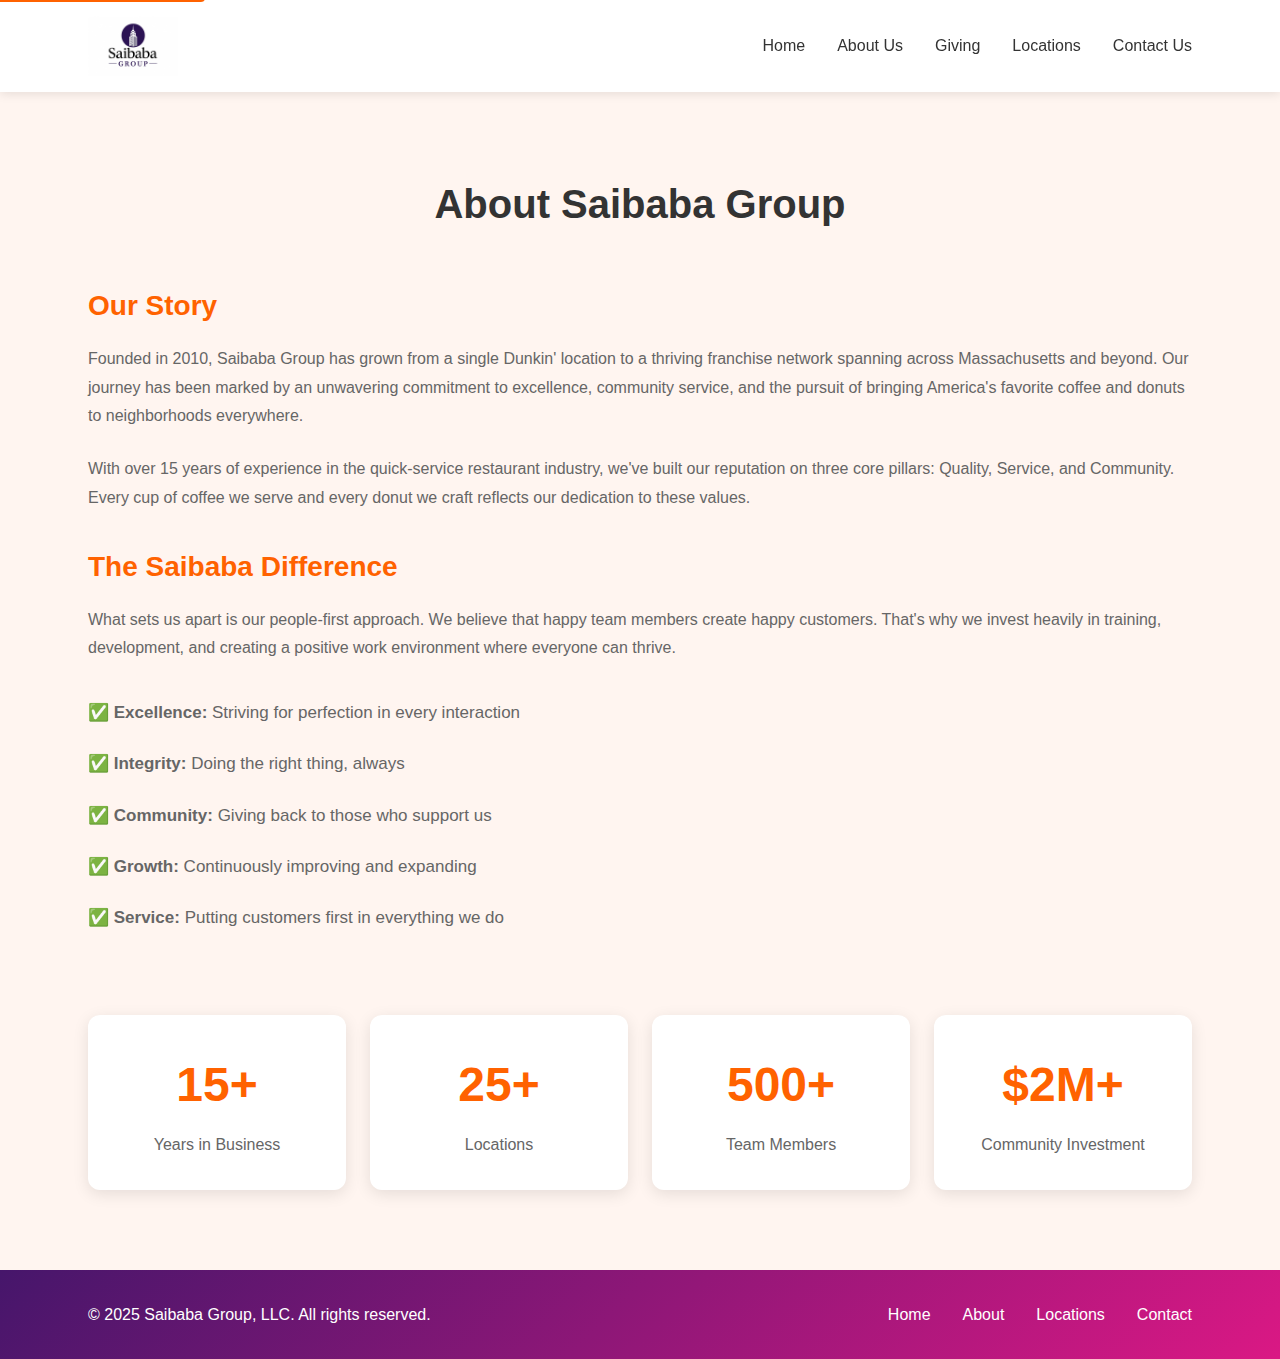
<file: about.html>
<!DOCTYPE html>
<html lang="en">
<head>
    <meta charset="UTF-8">
    <meta name="viewport" content="width=device-width, initial-scale=1.0, viewport-fit=cover">
    <meta name="theme-color" content="#FF6200">
    <title>About Us - Saibaba Group</title>
    <meta name="description" content="Learn about Saibaba Group - A proud Dunkin' franchise network with over 15 years of excellence.">
    <link rel="stylesheet" href="styles.css">
</head>
<body>
    <!-- Skip Link for Accessibility -->
    <a href="#main-content" class="skip-link">Skip to main content</a>
    
    <!-- Header -->
    <header class="header header-minimal" role="banner">
        <div class="container">
            <div class="header-wrapper">
                <a href="index.html" class="logo">
                    <img src="saibaba_group_logo.png" alt="Saibaba Group Logo">
                </a>
                
                <nav class="header-nav">
                    <button class="mobile-menu-toggle" aria-label="Toggle menu">
                        <span></span>
                        <span></span>
                        <span></span>
                    </button>
                    <ul class="nav-menu">
                            <li><a href="index.html">Home</a></li>
                            <li class="dropdown">
                                <a href="about.html">About Us</a>
                                <ul class="dropdown-menu">
                                    <li><a href="about.html">About Us</a></li>
                                    <li><a href="team.html">Our Team</a></li>
                                    <li><a href="about.html#difference">The Saibaba Difference</a></li>
                                    <li><a href="community.html#cares">Saibaba Cares</a></li>
                                    <li><a href="news.html">News</a></li>
                                </ul>
                            </li>
                            <li class="dropdown">
                                <a href="community.html">Giving</a>
                                <ul class="dropdown-menu">
                                    <li><a href="community.html">Community Involvement</a></li>
                                    <li><a href="contact.html#contribution">Request Charitable Contribution</a></li>
                                </ul>
                            </li>
                            <li><a href="locations.html">Locations</a></li>
                        <li><a href="contact.html">Contact Us</a></li>
                    </ul>
                </nav>
            </div>
        </div>
    </header>

    <main id="main-content" role="main">
        <!-- About Us Section -->
        <section id="about" class="about">
            <div class="container">
                <h2>About Saibaba Group</h2>
                <div class="about-content">
                    <div class="about-text">
                        <h3>Our Story</h3>
                        <p>Founded in 2010, Saibaba Group has grown from a single Dunkin' location to a thriving franchise network spanning across Massachusetts and beyond. Our journey has been marked by an unwavering commitment to excellence, community service, and the pursuit of bringing America's favorite coffee and donuts to neighborhoods everywhere.</p>
                        <p>With over 15 years of experience in the quick-service restaurant industry, we've built our reputation on three core pillars: Quality, Service, and Community. Every cup of coffee we serve and every donut we craft reflects our dedication to these values.</p>
                        <h3 id="difference">The Saibaba Difference</h3>
                        <p>What sets us apart is our people-first approach. We believe that happy team members create happy customers. That's why we invest heavily in training, development, and creating a positive work environment where everyone can thrive.</p>
                        <ul class="about-list">
                            <li>✅ <strong>Excellence:</strong> Striving for perfection in every interaction</li>
                            <li>✅ <strong>Integrity:</strong> Doing the right thing, always</li>
                            <li>✅ <strong>Community:</strong> Giving back to those who support us</li>
                            <li>✅ <strong>Growth:</strong> Continuously improving and expanding</li>
                            <li>✅ <strong>Service:</strong> Putting customers first in everything we do</li>
                        </ul>
                    </div>
                    <div class="about-stats">
                        <div class="stat-card">
                            <div class="stat-number">15+</div>
                            <div class="stat-label">Years in Business</div>
                        </div>
                        <div class="stat-card">
                            <div class="stat-number">25+</div>
                            <div class="stat-label">Locations</div>
                        </div>
                        <div class="stat-card">
                            <div class="stat-number">500+</div>
                            <div class="stat-label">Team Members</div>
                        </div>
                        <div class="stat-card">
                            <div class="stat-number">$2M+</div>
                            <div class="stat-label">Community Investment</div>
                        </div>
                    </div>
                </div>
            </div>
        </section>
    </main>

    <!-- Footer -->
    <footer class="footer footer-minimal">
        <div class="container">
            <div class="footer-minimal-content">
                <p>&copy; 2025 Saibaba Group, LLC. All rights reserved.</p>
                <nav class="footer-links">
                    <a href="index.html">Home</a>
                    <a href="about.html">About</a>
                    <a href="locations.html">Locations</a>
                    <a href="contact.html">Contact</a>
                </nav>
            </div>
        </div>
    </footer>

    <script src="script.js"></script>
</body>
</html>
</file>
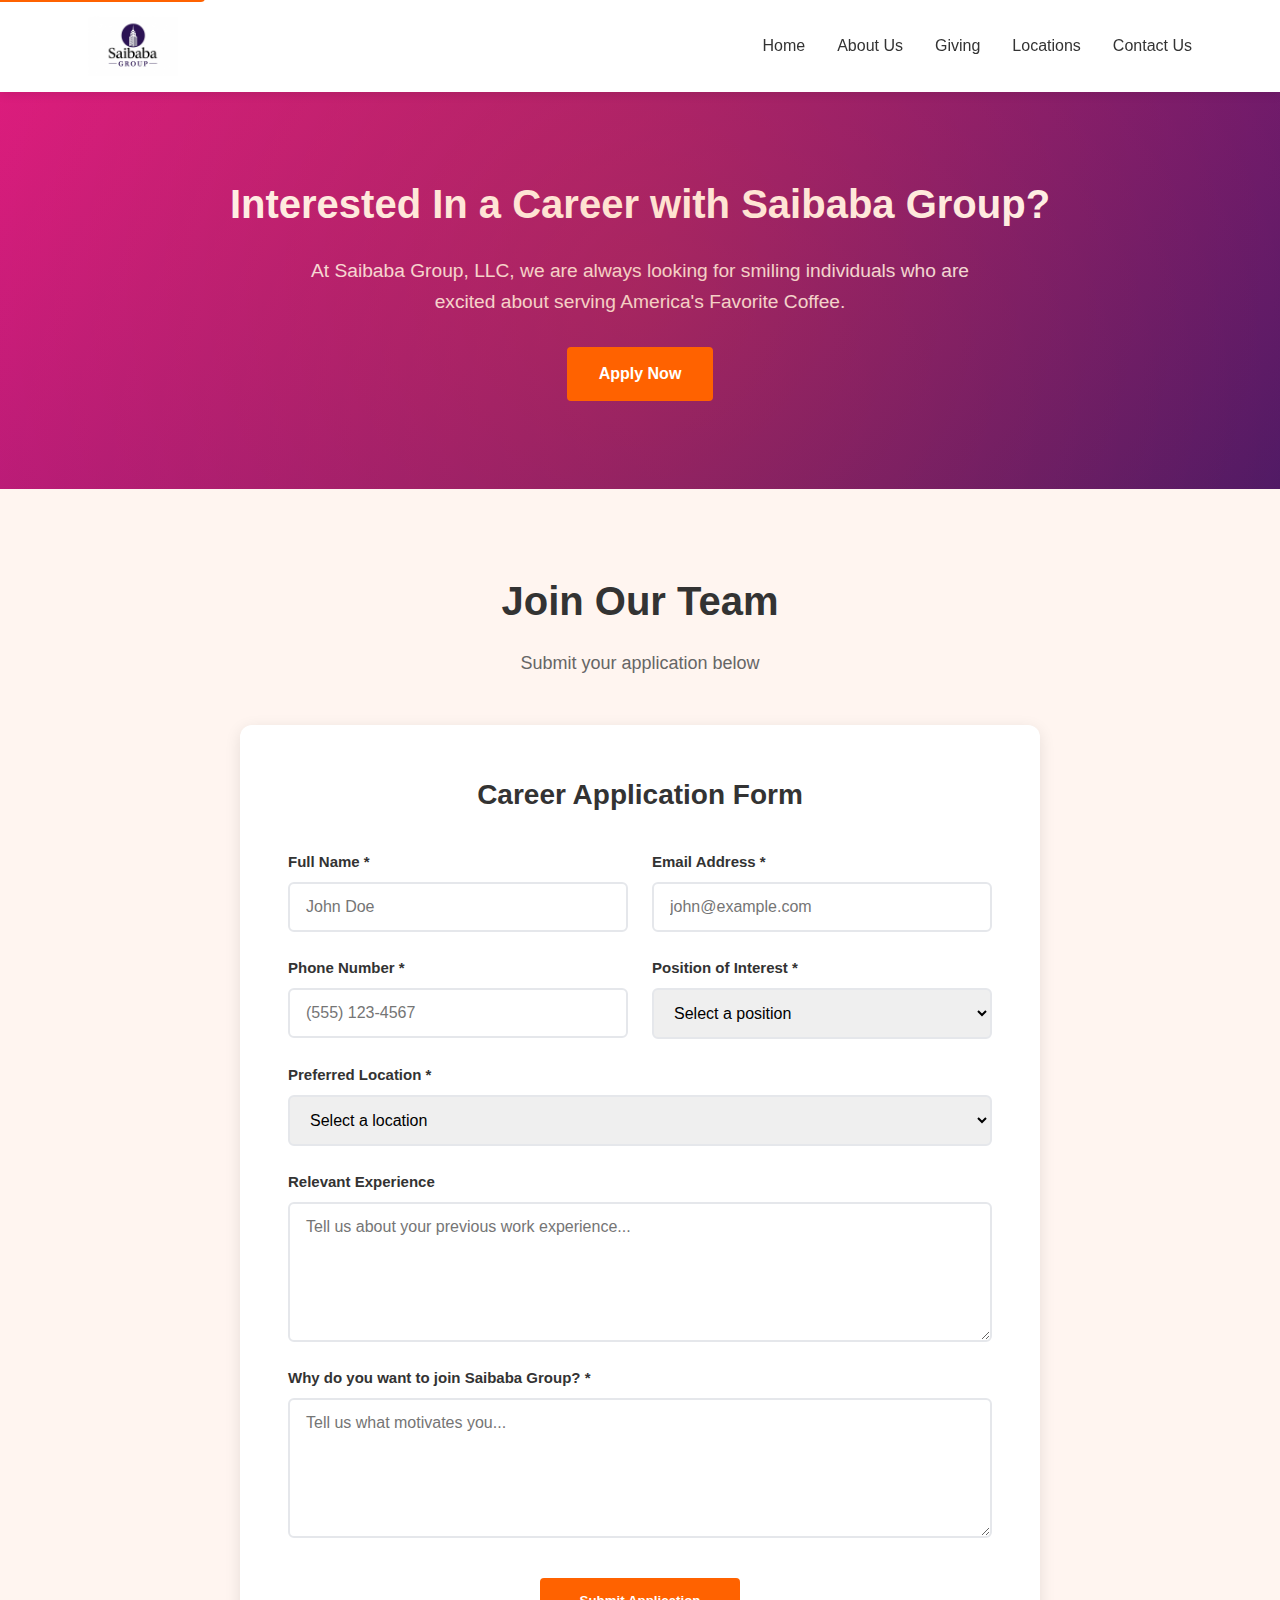
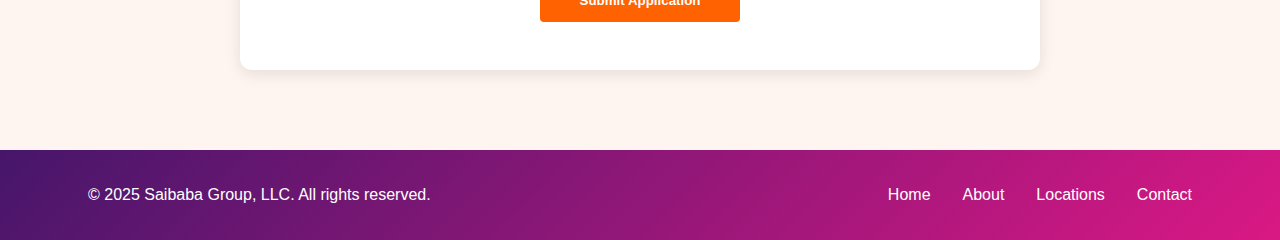
<file: careers.html>
<!DOCTYPE html>
<html lang="en">
<head>
    <meta charset="UTF-8">
    <meta name="viewport" content="width=device-width, initial-scale=1.0, viewport-fit=cover">
    <meta name="theme-color" content="#FF6200">
    <title>Careers - Saibaba Group</title>
    <meta name="description" content="Join the Saibaba Group team and be part of something special.">
    <link rel="stylesheet" href="styles.css">
</head>
<body>
    <a href="#main-content" class="skip-link">Skip to main content</a>
    
    <header class="header header-minimal" role="banner">
        <div class="container">
            <div class="header-wrapper">
                <a href="index.html" class="logo">
                    <img src="saibaba_group_logo.png" alt="Saibaba Group Logo">
                </a>
                
                <nav class="header-nav">
                    <button class="mobile-menu-toggle" aria-label="Toggle menu">
                        <span></span>
                        <span></span>
                        <span></span>
                    </button>
                    <ul class="nav-menu">
                        <li><a href="index.html">Home</a></li>
                        <li class="dropdown">
                            <a href="about.html">About Us</a>
                            <ul class="dropdown-menu">
                                <li><a href="about.html">About Us</a></li>
                                <li><a href="team.html">Our Team</a></li>
                                <li><a href="about.html#difference">The Saibaba Difference</a></li>
                                <li><a href="community.html#cares">Saibaba Cares</a></li>
                                <li><a href="news.html">News</a></li>
                            </ul>
                        </li>
                        <li class="dropdown">
                            <a href="community.html">Giving</a>
                            <ul class="dropdown-menu">
                                <li><a href="community.html">Community Involvement</a></li>
                                <li><a href="contact.html#contribution">Request Charitable Contribution</a></li>
                            </ul>
                        </li>
                        <li><a href="locations.html">Locations</a></li>
                        <li><a href="contact.html">Contact Us</a></li>
                    </ul>
                </nav>
            </div>
        </div>
    </header>

    <main id="main-content" role="main">
        <section id="careers" class="careers-cta">
            <div class="container">
                <h2>Interested In a Career with Saibaba Group?</h2>
                <p>At Saibaba Group, LLC, we are always looking for smiling individuals who are excited about serving America's Favorite Coffee.</p>
                <a href="#apply" class="btn btn-primary">Apply Now</a>
            </div>
        </section>

        <section id="apply" class="contact">
            <div class="container">
                <h2>Join Our Team</h2>
                <p class="section-subtitle">Submit your application below</p>
                <div class="contact-form-wrapper">
                    <h3>Career Application Form</h3>
                    <form class="contact-form" id="careerForm">
                        <div class="form-row">
                            <div class="form-group">
                                <label for="name">Full Name *</label>
                                <input type="text" id="name" name="name" required placeholder="John Doe">
                            </div>
                            <div class="form-group">
                                <label for="email">Email Address *</label>
                                <input type="email" id="email" name="email" required placeholder="john@example.com">
                            </div>
                        </div>
                        <div class="form-row">
                            <div class="form-group">
                                <label for="phone">Phone Number *</label>
                                <input type="tel" id="phone" name="phone" required placeholder="(555) 123-4567">
                            </div>
                            <div class="form-group">
                                <label for="position">Position of Interest *</label>
                                <select id="position" name="position" required>
                                    <option value="">Select a position</option>
                                    <option value="crew-member">Crew Member</option>
                                    <option value="shift-leader">Shift Leader</option>
                                    <option value="assistant-manager">Assistant Manager</option>
                                    <option value="store-manager">Store Manager</option>
                                    <option value="corporate">Corporate Position</option>
                                </select>
                            </div>
                        </div>
                        <div class="form-group">
                            <label for="location">Preferred Location *</label>
                            <select id="location" name="location" required>
                                <option value="">Select a location</option>
                                <option value="boston">Downtown Boston</option>
                                <option value="cambridge">Cambridge Square</option>
                                <option value="newton">Newton Center</option>
                                <option value="brookline">Brookline Village</option>
                                <option value="somerville">Somerville Square</option>
                                <option value="quincy">Quincy Bay</option>
                                <option value="any">Any Location</option>
                            </select>
                        </div>
                        <div class="form-group">
                            <label for="experience">Relevant Experience</label>
                            <textarea id="experience" name="experience" rows="6" placeholder="Tell us about your previous work experience..."></textarea>
                        </div>
                        <div class="form-group">
                            <label for="message">Why do you want to join Saibaba Group? *</label>
                            <textarea id="message" name="message" rows="6" required placeholder="Tell us what motivates you..."></textarea>
                        </div>
                        <button type="submit" class="btn btn-primary">Submit Application</button>
                    </form>
                </div>
            </div>
        </section>
    </main>

    <footer class="footer footer-minimal">
        <div class="container">
            <div class="footer-minimal-content">
                <p>&copy; 2025 Saibaba Group, LLC. All rights reserved.</p>
                <nav class="footer-links">
                    <a href="index.html">Home</a>
                    <a href="about.html">About</a>
                    <a href="locations.html">Locations</a>
                    <a href="contact.html">Contact</a>
                </nav>
            </div>
        </div>
    </footer>

    <script src="script.js"></script>
    <script>
        const careerForm = document.getElementById('careerForm');
        if (careerForm) {
            careerForm.addEventListener('submit', (e) => {
                e.preventDefault();
                const formData = new FormData(careerForm);
                const data = {
                    name: formData.get('name'),
                    email: formData.get('email'),
                    phone: formData.get('phone'),
                    position: formData.get('position'),
                    location: formData.get('location')
                };
                
                showNotification(
                    '✅ Application Submitted!',
                    `Thank you, ${data.name}! Your application for ${data.position} has been received. Our HR team will contact you at ${data.email} soon.`,
                    'success'
                );
                careerForm.reset();
            });
        }
    </script>
</body>
</html>
</file>
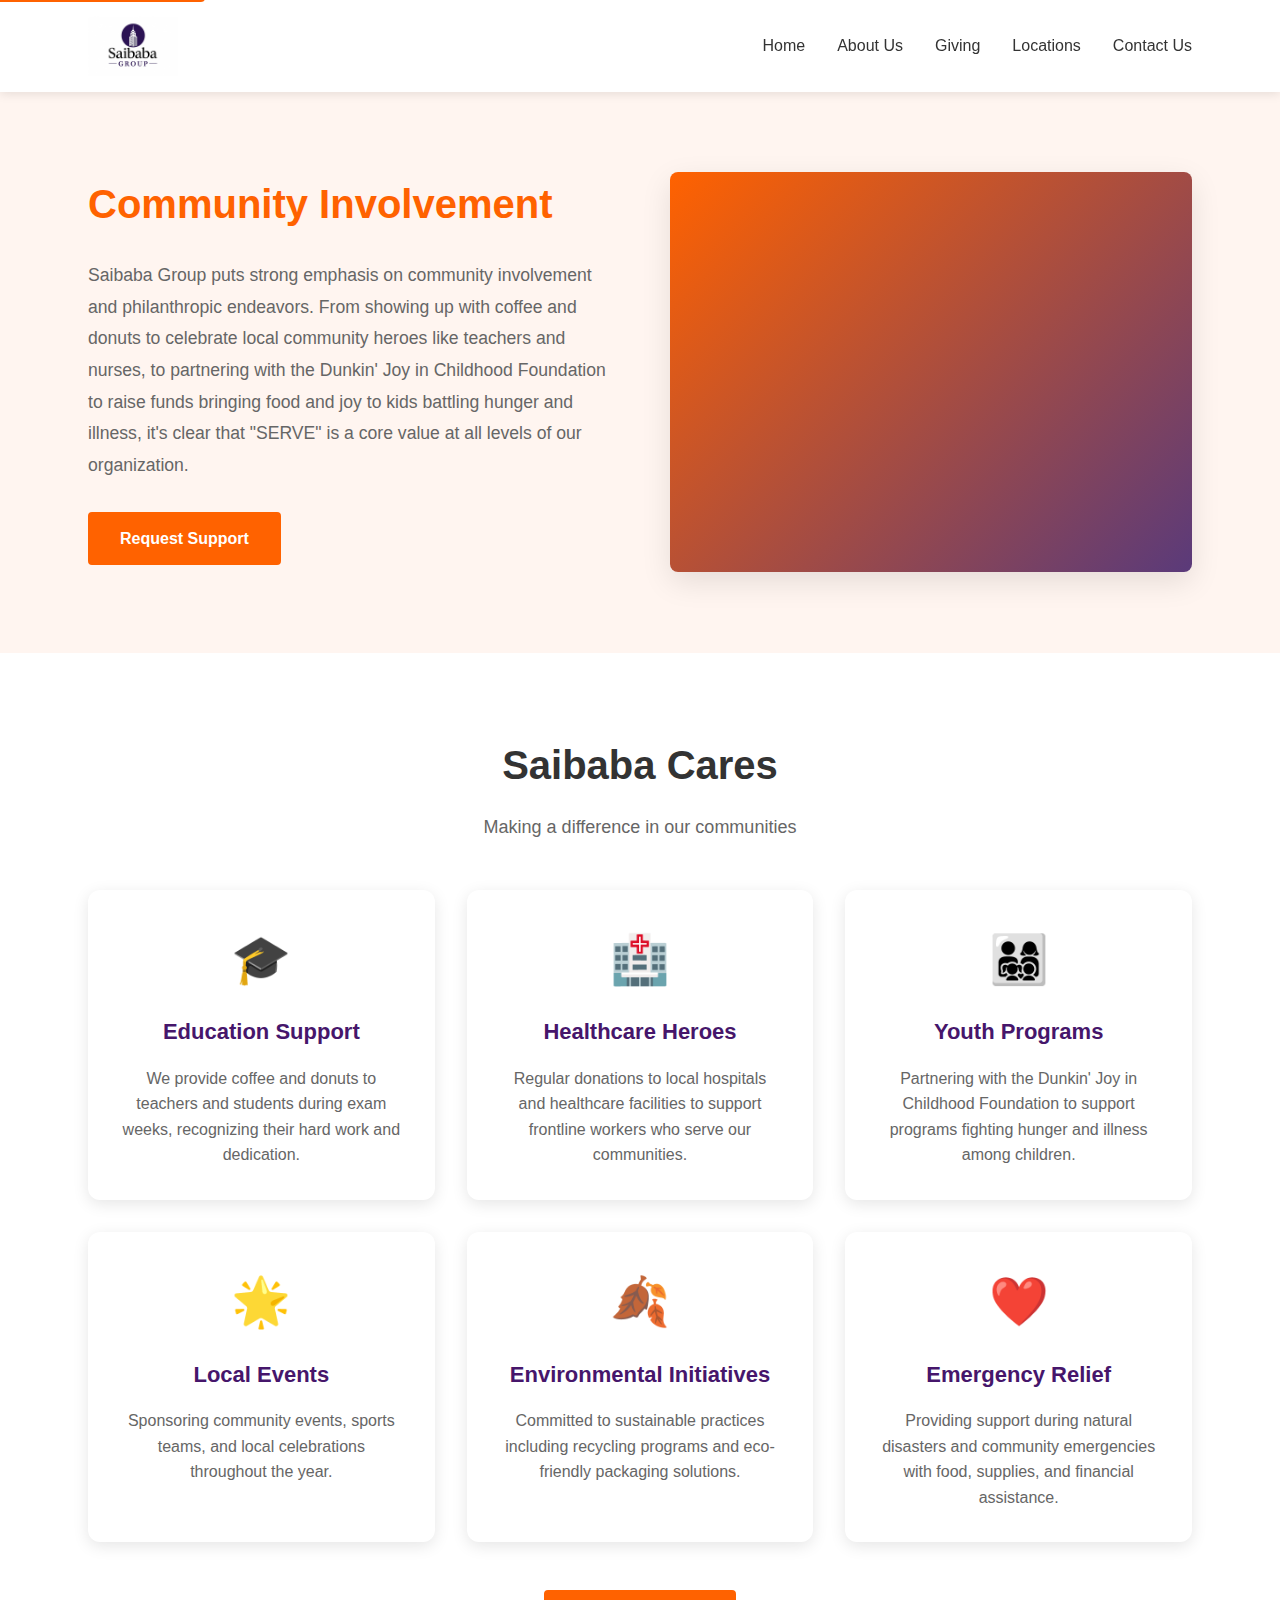
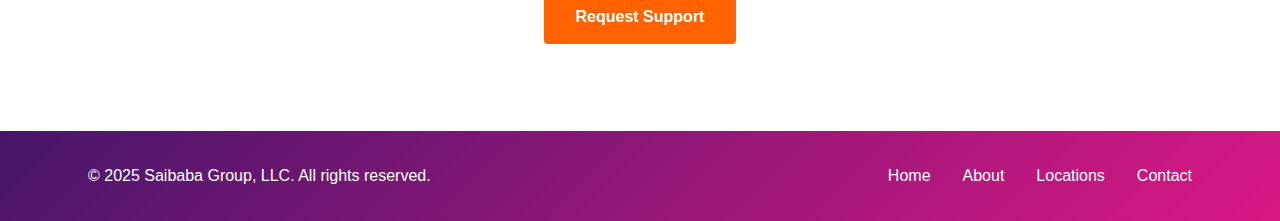
<file: community.html>
<!DOCTYPE html>
<html lang="en">
<head>
    <meta charset="UTF-8">
    <meta name="viewport" content="width=device-width, initial-scale=1.0, viewport-fit=cover">
    <meta name="theme-color" content="#FF6200">
    <title>Community Involvement - Saibaba Group</title>
    <meta name="description" content="Saibaba Group's commitment to community involvement and giving back.">
    <link rel="stylesheet" href="styles.css">
</head>
<body>
    <a href="#main-content" class="skip-link">Skip to main content</a>
    
    <header class="header header-minimal" role="banner">
        <div class="container">
            <div class="header-wrapper">
                <a href="index.html" class="logo">
                    <img src="saibaba_group_logo.png" alt="Saibaba Group Logo">
                </a>
                
                <nav class="header-nav">
                    <button class="mobile-menu-toggle" aria-label="Toggle menu">
                        <span></span>
                        <span></span>
                        <span></span>
                    </button>
                    <ul class="nav-menu">
                        <li><a href="index.html">Home</a></li>
                        <li class="dropdown">
                            <a href="about.html">About Us</a>
                            <ul class="dropdown-menu">
                                <li><a href="about.html">About Us</a></li>
                                <li><a href="team.html">Our Team</a></li>
                                <li><a href="about.html#difference">The Saibaba Difference</a></li>
                                <li><a href="community.html#cares">Saibaba Cares</a></li>
                                <li><a href="news.html">News</a></li>
                            </ul>
                        </li>
                        <li class="dropdown">
                            <a href="community.html">Giving</a>
                            <ul class="dropdown-menu">
                                <li><a href="community.html">Community Involvement</a></li>
                                <li><a href="contact.html#contribution">Request Charitable Contribution</a></li>
                            </ul>
                        </li>
                        <li><a href="locations.html">Locations</a></li>
                        <li><a href="contact.html">Contact Us</a></li>
                    </ul>
                </nav>
            </div>
        </div>
    </header>

    <main id="main-content" role="main">
        <!-- Community Involvement -->
        <section id="community" class="community">
            <div class="container">
                <div class="community-grid">
                    <div class="community-content">
                        <h2>Community Involvement</h2>
                        <p>Saibaba Group puts strong emphasis on community involvement and philanthropic endeavors. From showing up with coffee and donuts to celebrate local community heroes like teachers and nurses, to partnering with the Dunkin' Joy in Childhood Foundation to raise funds bringing food and joy to kids battling hunger and illness, it's clear that "SERVE" is a core value at all levels of our organization.</p>
                        <a href="contact.html#contribution" class="btn btn-primary">Request Support</a>
                    </div>
                    <div class="community-image">
                        <!-- Background image set via CSS -->
                    </div>
                </div>
            </div>
        </section>

        <!-- Saibaba Cares Section -->
        <section id="cares" class="cares">
            <div class="container">
                <h2>Saibaba Cares</h2>
                <p class="section-subtitle">Making a difference in our communities</p>
                <div class="cares-grid">
                    <div class="cares-card">
                        <div class="cares-icon">🎓</div>
                        <h3>Education Support</h3>
                        <p>We provide coffee and donuts to teachers and students during exam weeks, recognizing their hard work and dedication.</p>
                    </div>
                    <div class="cares-card">
                        <div class="cares-icon">🏥</div>
                        <h3>Healthcare Heroes</h3>
                        <p>Regular donations to local hospitals and healthcare facilities to support frontline workers who serve our communities.</p>
                    </div>
                    <div class="cares-card">
                        <div class="cares-icon">👨‍👩‍👧‍👦</div>
                        <h3>Youth Programs</h3>
                        <p>Partnering with the Dunkin' Joy in Childhood Foundation to support programs fighting hunger and illness among children.</p>
                    </div>
                    <div class="cares-card">
                        <div class="cares-icon">🌟</div>
                        <h3>Local Events</h3>
                        <p>Sponsoring community events, sports teams, and local celebrations throughout the year.</p>
                    </div>
                    <div class="cares-card">
                        <div class="cares-icon">🍂</div>
                        <h3>Environmental Initiatives</h3>
                        <p>Committed to sustainable practices including recycling programs and eco-friendly packaging solutions.</p>
                    </div>
                    <div class="cares-card">
                        <div class="cares-icon">❤️</div>
                        <h3>Emergency Relief</h3>
                        <p>Providing support during natural disasters and community emergencies with food, supplies, and financial assistance.</p>
                    </div>
                </div>
                <div class="text-center" style="margin-top: 3rem;">
                    <a href="contact.html#contribution" class="btn btn-primary">Request Support</a>
                </div>
            </div>
        </section>
    </main>

    <footer class="footer footer-minimal">
        <div class="container">
            <div class="footer-minimal-content">
                <p>&copy; 2025 Saibaba Group, LLC. All rights reserved.</p>
                <nav class="footer-links">
                    <a href="index.html">Home</a>
                    <a href="about.html">About</a>
                    <a href="locations.html">Locations</a>
                    <a href="contact.html">Contact</a>
                </nav>
            </div>
        </div>
    </footer>

    <script src="script.js"></script>
</body>
</html>
</file>
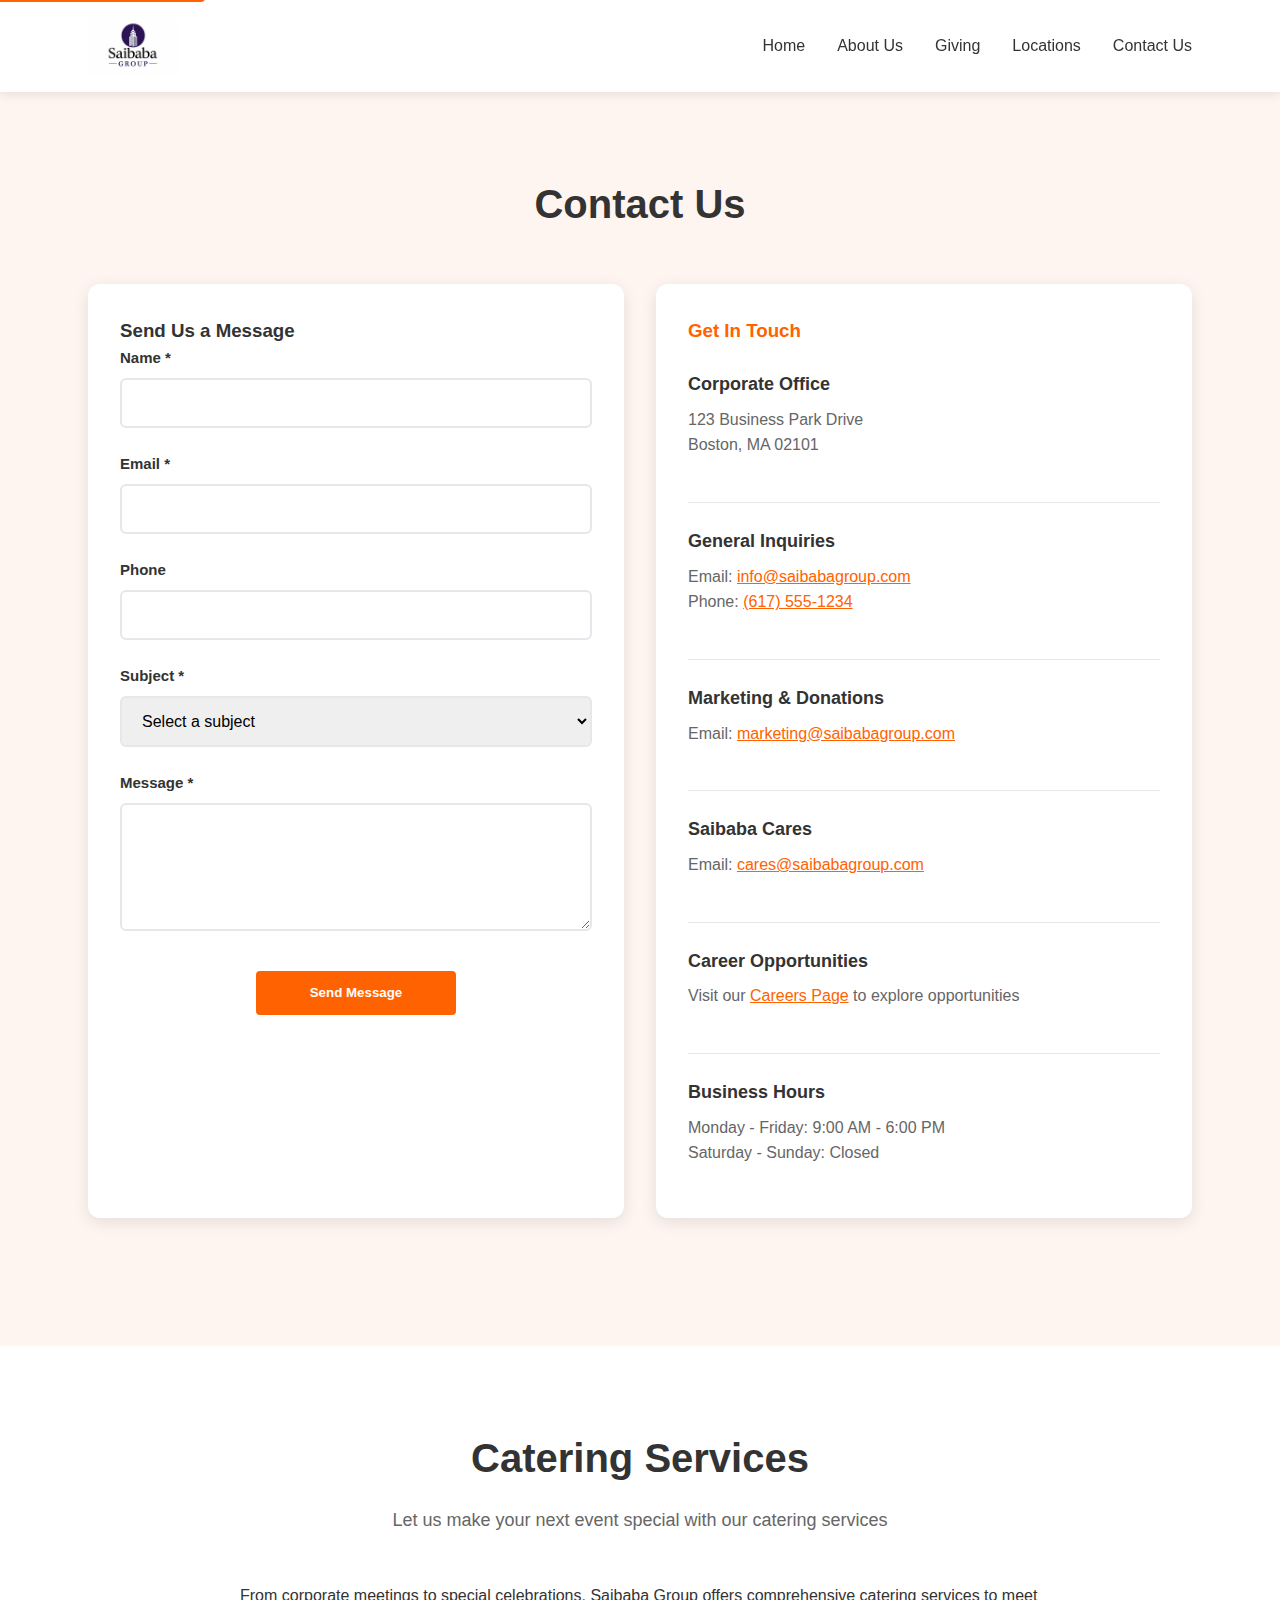
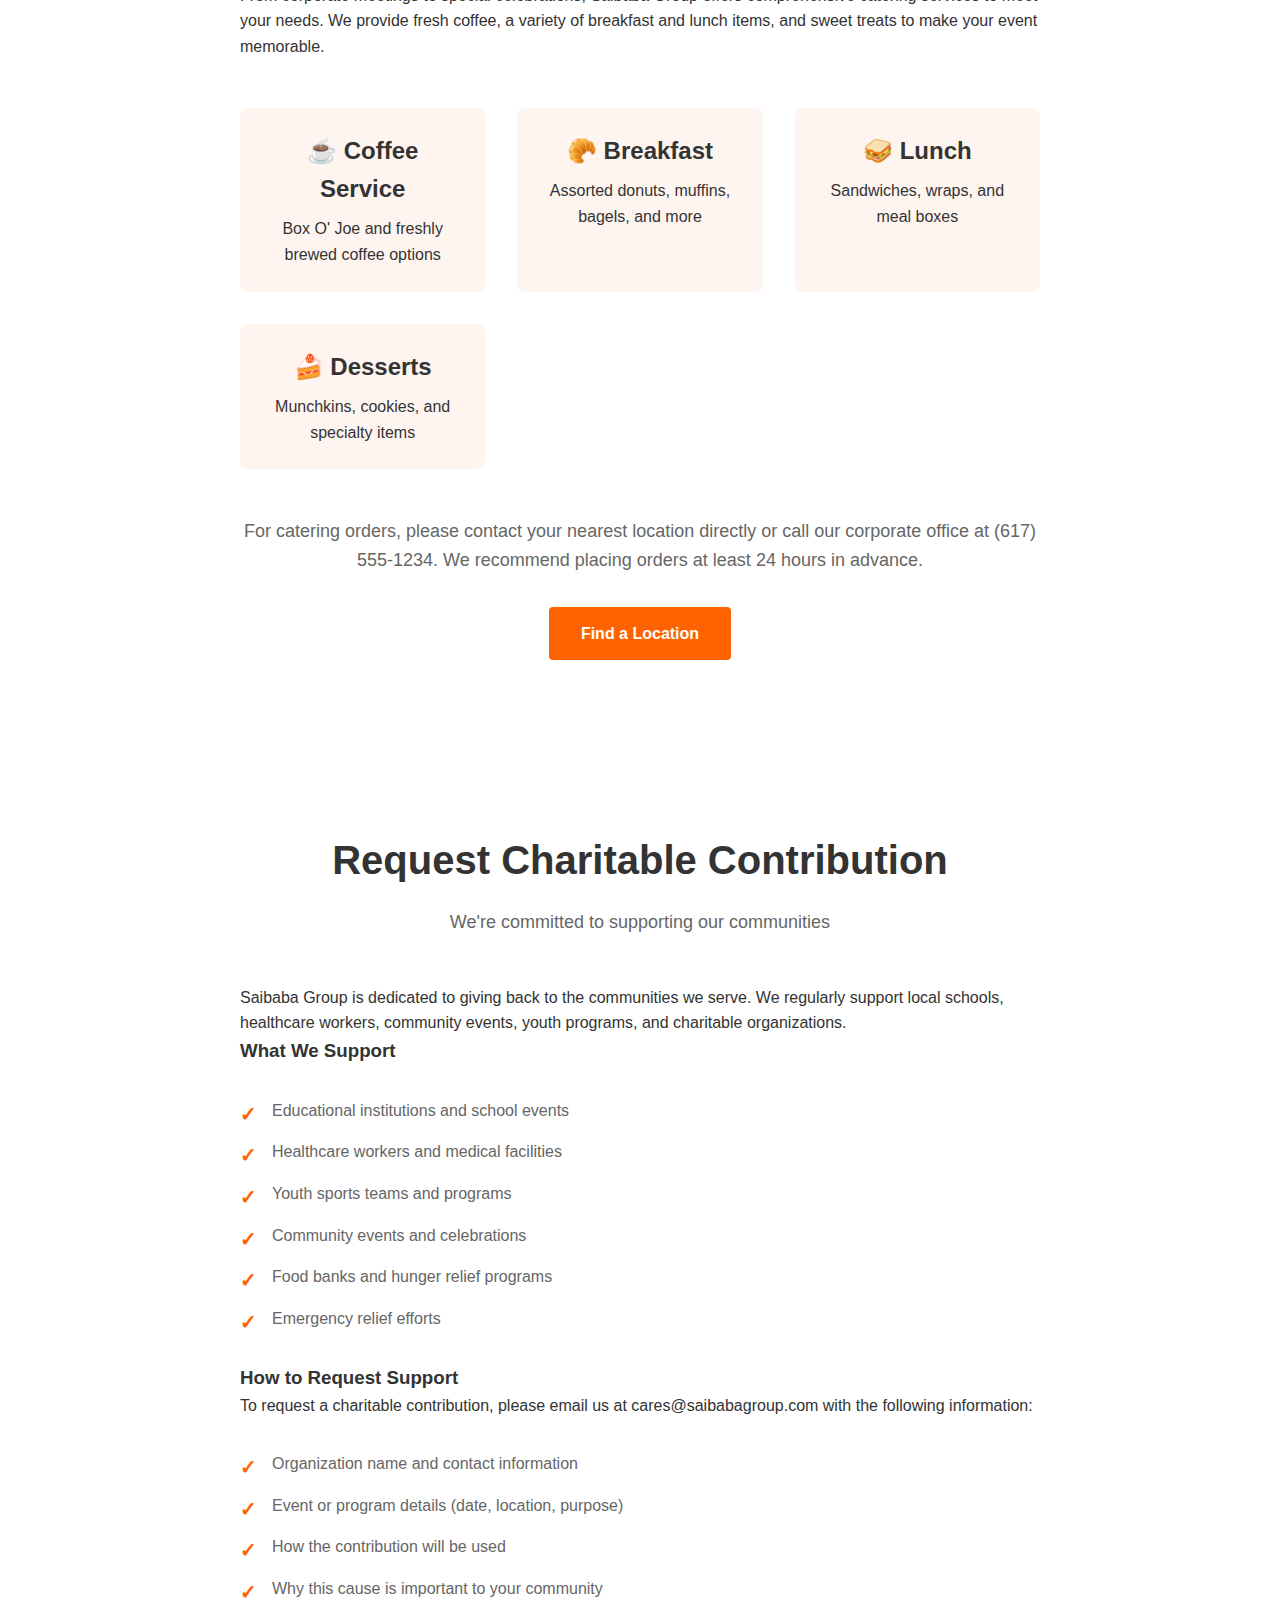
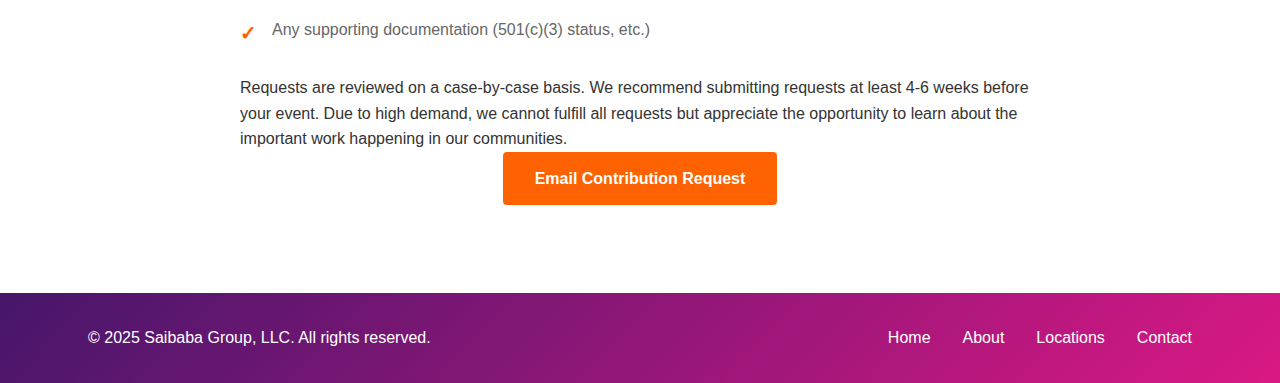
<file: contact.html>
<!DOCTYPE html>
<html lang="en">
<head>
    <meta charset="UTF-8">
    <meta name="viewport" content="width=device-width, initial-scale=1.0, viewport-fit=cover">
    <meta name="theme-color" content="#FF6200">
    <title>Contact Us - Saibaba Group</title>
    <meta name="description" content="Get in touch with Saibaba Group for inquiries, catering orders, and charitable contributions.">
    <link rel="stylesheet" href="styles.css">
</head>
<body>
    <a href="#main-content" class="skip-link">Skip to main content</a>
    
    <header class="header header-minimal" role="banner">
        <div class="container">
            <div class="header-wrapper">
                <a href="index.html" class="logo">
                    <img src="saibaba_group_logo.png" alt="Saibaba Group Logo">
                </a>
                
                <nav class="header-nav">
                    <button class="mobile-menu-toggle" aria-label="Toggle menu">
                        <span></span>
                        <span></span>
                        <span></span>
                    </button>
                    <ul class="nav-menu">
                        <li><a href="index.html">Home</a></li>
                        <li class="dropdown">
                            <a href="about.html">About Us</a>
                            <ul class="dropdown-menu">
                                <li><a href="about.html">About Us</a></li>
                                <li><a href="team.html">Our Team</a></li>
                                <li><a href="about.html#difference">The Saibaba Difference</a></li>
                                <li><a href="community.html#cares">Saibaba Cares</a></li>
                                <li><a href="news.html">News</a></li>
                            </ul>
                        </li>
                        <li class="dropdown">
                            <a href="community.html">Giving</a>
                            <ul class="dropdown-menu">
                                <li><a href="community.html">Community Involvement</a></li>
                                <li><a href="contact.html#contribution">Request Charitable Contribution</a></li>
                            </ul>
                        </li>
                        <li><a href="locations.html">Locations</a></li>
                        <li><a href="contact.html">Contact Us</a></li>
                    </ul>
                </nav>
            </div>
        </div>
    </header>

    <main id="main-content" role="main">
        <!-- Contact Section -->
        <section id="contact" class="contact">
            <div class="container">
                <h2>Contact Us</h2>
                <div class="contact-grid">
                    <div class="contact-form-container">
                        <h3>Send Us a Message</h3>
                        <form id="contactForm" class="contact-form" onsubmit="event.preventDefault(); showNotification('Thank you for your message! We will get back to you within 24 hours.', 'success'); this.reset();">
                            <div class="form-group">
                                <label for="name">Name *</label>
                                <input type="text" id="name" name="name" required>
                            </div>
                            <div class="form-group">
                                <label for="email">Email *</label>
                                <input type="email" id="email" name="email" required>
                            </div>
                            <div class="form-group">
                                <label for="phone">Phone</label>
                                <input type="tel" id="phone" name="phone">
                            </div>
                            <div class="form-group">
                                <label for="subject">Subject *</label>
                                <select id="subject" name="subject" required>
                                    <option value="">Select a subject</option>
                                    <option value="general">General Inquiry</option>
                                    <option value="catering">Catering Request</option>
                                    <option value="donation">Charitable Contribution</option>
                                    <option value="feedback">Feedback</option>
                                    <option value="franchise">Franchise Inquiry</option>
                                    <option value="other">Other</option>
                                </select>
                            </div>
                            <div class="form-group">
                                <label for="message">Message *</label>
                                <textarea id="message" name="message" rows="5" required></textarea>
                            </div>
                            <button type="submit" class="btn btn-primary">Send Message</button>
                        </form>
                    </div>
                    <div class="contact-info-container">
                        <h3>Get In Touch</h3>
                        <div class="contact-info">
                            <div class="contact-info-item">
                                <h4>Corporate Office</h4>
                                <p>123 Business Park Drive<br>
                                Boston, MA 02101</p>
                            </div>
                            
                            <div class="contact-info-item">
                                <h4>General Inquiries</h4>
                                <p>Email: <a href="mailto:info@saibabagroup.com">info@saibabagroup.com</a><br>
                                Phone: <a href="tel:+16175551234">(617) 555-1234</a></p>
                            </div>
                            
                            <div class="contact-info-item">
                                <h4>Marketing & Donations</h4>
                                <p>Email: <a href="mailto:marketing@saibabagroup.com">marketing@saibabagroup.com</a></p>
                            </div>
                            
                            <div class="contact-info-item">
                                <h4>Saibaba Cares</h4>
                                <p>Email: <a href="mailto:cares@saibabagroup.com">cares@saibabagroup.com</a></p>
                            </div>
                            
                            <div class="contact-info-item">
                                <h4>Career Opportunities</h4>
                                <p>Visit our <a href="careers.html">Careers Page</a> to explore opportunities</p>
                            </div>
                            
                            <div class="contact-info-item">
                                <h4>Business Hours</h4>
                                <p>Monday - Friday: 9:00 AM - 6:00 PM<br>
                                Saturday - Sunday: Closed</p>
                            </div>
                        </div>
                    </div>
                </div>
            </div>
        </section>

        <!-- Catering Section -->
        <section id="catering" class="catering-section">
            <div class="container">
                <h2>Catering Services</h2>
                <p class="section-subtitle">Let us make your next event special with our catering services</p>
                <div class="catering-content">
                    <p>From corporate meetings to special celebrations, Saibaba Group offers comprehensive catering services to meet your needs. We provide fresh coffee, a variety of breakfast and lunch items, and sweet treats to make your event memorable.</p>
                    
                    <div class="catering-features">
                        <div class="catering-feature">
                            <h3>☕ Coffee Service</h3>
                            <p>Box O' Joe and freshly brewed coffee options</p>
                        </div>
                        <div class="catering-feature">
                            <h3>🥐 Breakfast</h3>
                            <p>Assorted donuts, muffins, bagels, and more</p>
                        </div>
                        <div class="catering-feature">
                            <h3>🥪 Lunch</h3>
                            <p>Sandwiches, wraps, and meal boxes</p>
                        </div>
                        <div class="catering-feature">
                            <h3>🍰 Desserts</h3>
                            <p>Munchkins, cookies, and specialty items</p>
                        </div>
                    </div>
                    
                    <p class="catering-cta">For catering orders, please contact your nearest location directly or call our corporate office at <a href="tel:+16175551234">(617) 555-1234</a>. We recommend placing orders at least 24 hours in advance.</p>
                    
                    <div class="text-center">
                        <a href="locations.html" class="btn btn-primary">Find a Location</a>
                    </div>
                </div>
            </div>
        </section>

        <!-- Contribution Request Section -->
        <section id="contribution" class="contribution-section">
            <div class="container">
                <h2>Request Charitable Contribution</h2>
                <p class="section-subtitle">We're committed to supporting our communities</p>
                <div class="contribution-content">
                    <p>Saibaba Group is dedicated to giving back to the communities we serve. We regularly support local schools, healthcare workers, community events, youth programs, and charitable organizations.</p>
                    
                    <h3>What We Support</h3>
                    <ul class="contribution-list">
                        <li>Educational institutions and school events</li>
                        <li>Healthcare workers and medical facilities</li>
                        <li>Youth sports teams and programs</li>
                        <li>Community events and celebrations</li>
                        <li>Food banks and hunger relief programs</li>
                        <li>Emergency relief efforts</li>
                    </ul>
                    
                    <h3>How to Request Support</h3>
                    <p>To request a charitable contribution, please email us at <a href="mailto:cares@saibabagroup.com">cares@saibabagroup.com</a> with the following information:</p>
                    <ul class="contribution-list">
                        <li>Organization name and contact information</li>
                        <li>Event or program details (date, location, purpose)</li>
                        <li>How the contribution will be used</li>
                        <li>Why this cause is important to your community</li>
                        <li>Any supporting documentation (501(c)(3) status, etc.)</li>
                    </ul>
                    
                    <p>Requests are reviewed on a case-by-case basis. We recommend submitting requests at least 4-6 weeks before your event. Due to high demand, we cannot fulfill all requests but appreciate the opportunity to learn about the important work happening in our communities.</p>
                    
                    <div class="text-center">
                        <a href="mailto:cares@saibabagroup.com" class="btn btn-primary">Email Contribution Request</a>
                    </div>
                </div>
            </div>
        </section>
    </main>

    <footer class="footer footer-minimal">
        <div class="container">
            <div class="footer-minimal-content">
                <p>&copy; 2025 Saibaba Group, LLC. All rights reserved.</p>
                <nav class="footer-links">
                    <a href="index.html">Home</a>
                    <a href="about.html">About</a>
                    <a href="locations.html">Locations</a>
                    <a href="contact.html">Contact</a>
                </nav>
            </div>
        </div>
    </footer>

    <script src="script.js"></script>
</body>
</html>
</file>
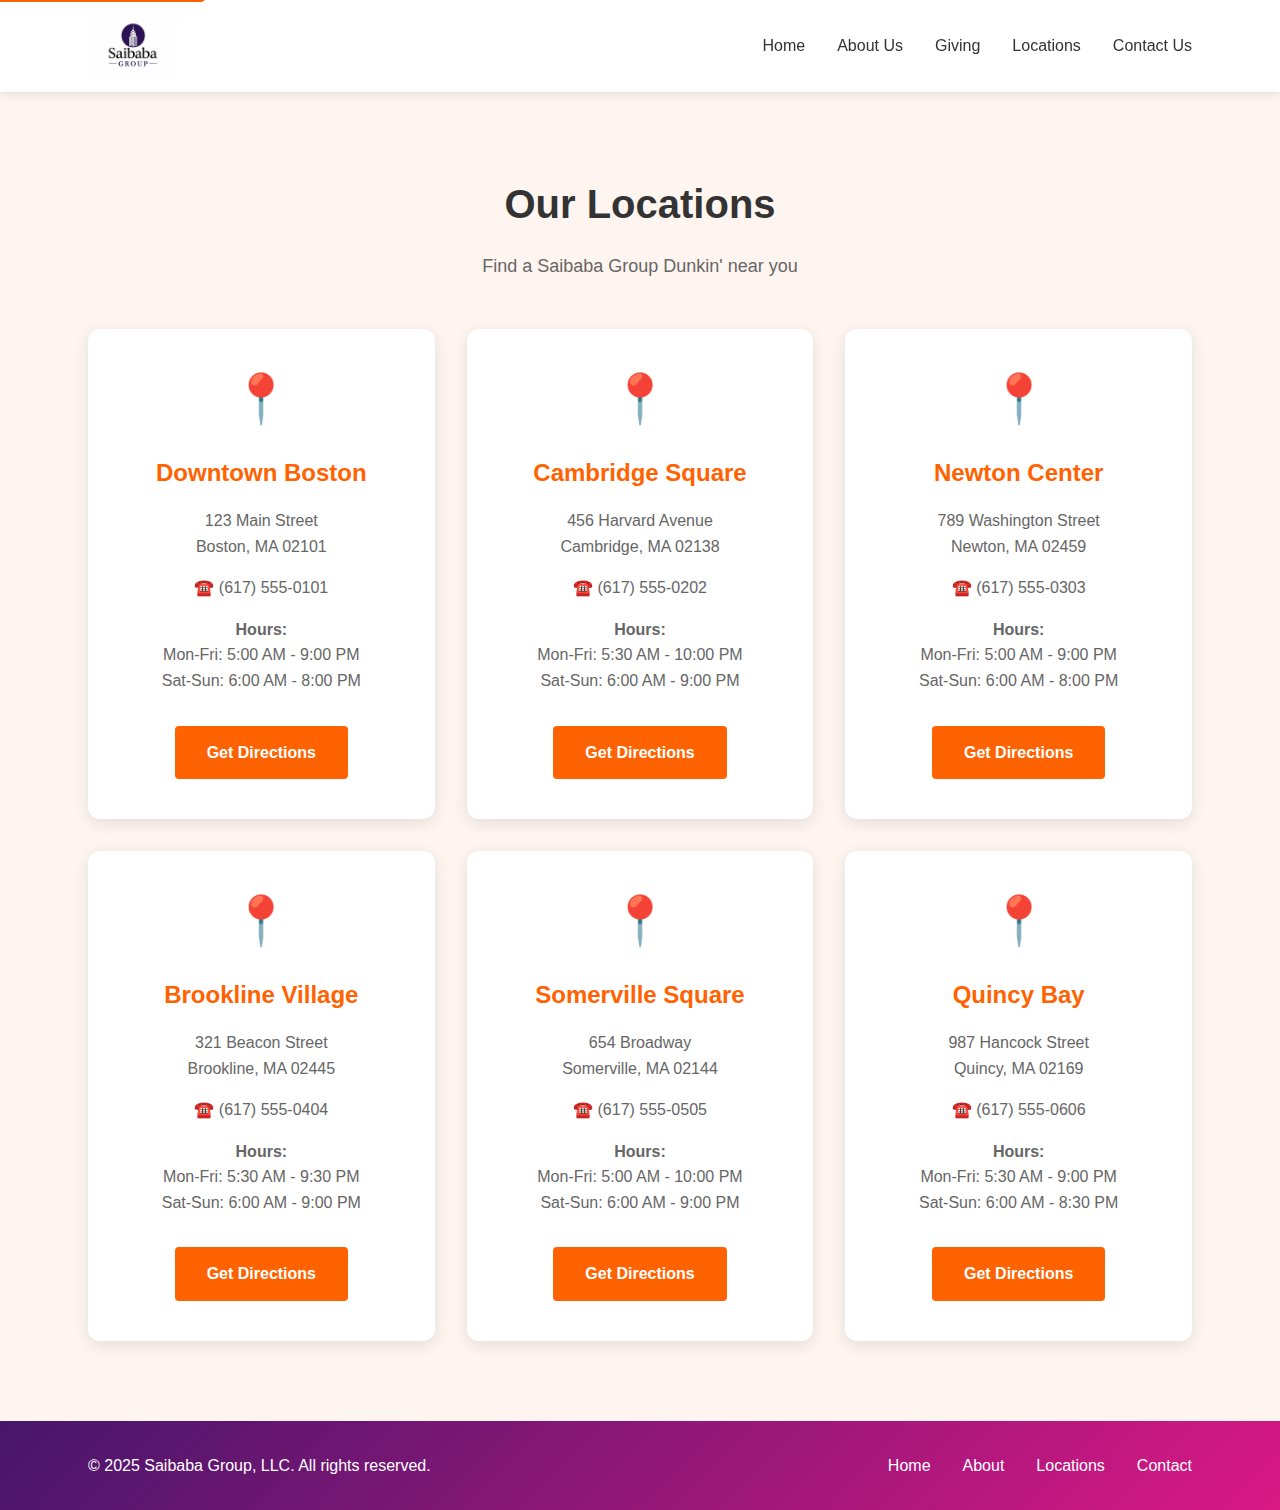
<file: locations.html>
<!DOCTYPE html>
<html lang="en">
<head>
    <meta charset="UTF-8">
    <meta name="viewport" content="width=device-width, initial-scale=1.0, viewport-fit=cover">
    <meta name="theme-color" content="#FF6200">
    <title>Our Locations - Saibaba Group</title>
    <meta name="description" content="Find a Saibaba Group Dunkin' location near you.">
    <link rel="stylesheet" href="styles.css">
</head>
<body>
    <a href="#main-content" class="skip-link">Skip to main content</a>
    
    <header class="header header-minimal" role="banner">
        <div class="container">
            <div class="header-wrapper">
                <a href="index.html" class="logo">
                    <img src="saibaba_group_logo.png" alt="Saibaba Group Logo">
                </a>
                
                <nav class="header-nav">
                    <button class="mobile-menu-toggle" aria-label="Toggle menu">
                        <span></span>
                        <span></span>
                        <span></span>
                    </button>
                    <ul class="nav-menu">
                        <li><a href="index.html">Home</a></li>
                        <li class="dropdown">
                            <a href="about.html">About Us</a>
                            <ul class="dropdown-menu">
                                <li><a href="about.html">About Us</a></li>
                                <li><a href="team.html">Our Team</a></li>
                                <li><a href="about.html#difference">The Saibaba Difference</a></li>
                                <li><a href="community.html#cares">Saibaba Cares</a></li>
                                <li><a href="news.html">News</a></li>
                            </ul>
                        </li>
                        <li class="dropdown">
                            <a href="community.html">Giving</a>
                            <ul class="dropdown-menu">
                                <li><a href="community.html">Community Involvement</a></li>
                                <li><a href="contact.html#contribution">Request Charitable Contribution</a></li>
                            </ul>
                        </li>
                        <li><a href="locations.html">Locations</a></li>
                        <li><a href="contact.html">Contact Us</a></li>
                    </ul>
                </nav>
            </div>
        </div>
    </header>

    <main id="main-content" role="main">
        <section id="locations" class="locations">
            <div class="container">
                <h2>Our Locations</h2>
                <p class="section-subtitle">Find a Saibaba Group Dunkin' near you</p>
                <div class="locations-grid">
                    <div class="location-card">
                        <div class="location-icon">📍</div>
                        <h3>Downtown Boston</h3>
                        <p class="location-address">123 Main Street<br>Boston, MA 02101</p>
                        <p class="location-phone">☎️ (617) 555-0101</p>
                        <p class="location-hours"><strong>Hours:</strong><br>Mon-Fri: 5:00 AM - 9:00 PM<br>Sat-Sun: 6:00 AM - 8:00 PM</p>
                        <a href="#" class="btn btn-primary">Get Directions</a>
                    </div>
                    <div class="location-card">
                        <div class="location-icon">📍</div>
                        <h3>Cambridge Square</h3>
                        <p class="location-address">456 Harvard Avenue<br>Cambridge, MA 02138</p>
                        <p class="location-phone">☎️ (617) 555-0202</p>
                        <p class="location-hours"><strong>Hours:</strong><br>Mon-Fri: 5:30 AM - 10:00 PM<br>Sat-Sun: 6:00 AM - 9:00 PM</p>
                        <a href="#" class="btn btn-primary">Get Directions</a>
                    </div>
                    <div class="location-card">
                        <div class="location-icon">📍</div>
                        <h3>Newton Center</h3>
                        <p class="location-address">789 Washington Street<br>Newton, MA 02459</p>
                        <p class="location-phone">☎️ (617) 555-0303</p>
                        <p class="location-hours"><strong>Hours:</strong><br>Mon-Fri: 5:00 AM - 9:00 PM<br>Sat-Sun: 6:00 AM - 8:00 PM</p>
                        <a href="#" class="btn btn-primary">Get Directions</a>
                    </div>
                    <div class="location-card">
                        <div class="location-icon">📍</div>
                        <h3>Brookline Village</h3>
                        <p class="location-address">321 Beacon Street<br>Brookline, MA 02445</p>
                        <p class="location-phone">☎️ (617) 555-0404</p>
                        <p class="location-hours"><strong>Hours:</strong><br>Mon-Fri: 5:30 AM - 9:30 PM<br>Sat-Sun: 6:00 AM - 9:00 PM</p>
                        <a href="#" class="btn btn-primary">Get Directions</a>
                    </div>
                    <div class="location-card">
                        <div class="location-icon">📍</div>
                        <h3>Somerville Square</h3>
                        <p class="location-address">654 Broadway<br>Somerville, MA 02144</p>
                        <p class="location-phone">☎️ (617) 555-0505</p>
                        <p class="location-hours"><strong>Hours:</strong><br>Mon-Fri: 5:00 AM - 10:00 PM<br>Sat-Sun: 6:00 AM - 9:00 PM</p>
                        <a href="#" class="btn btn-primary">Get Directions</a>
                    </div>
                    <div class="location-card">
                        <div class="location-icon">📍</div>
                        <h3>Quincy Bay</h3>
                        <p class="location-address">987 Hancock Street<br>Quincy, MA 02169</p>
                        <p class="location-phone">☎️ (617) 555-0606</p>
                        <p class="location-hours"><strong>Hours:</strong><br>Mon-Fri: 5:30 AM - 9:00 PM<br>Sat-Sun: 6:00 AM - 8:30 PM</p>
                        <a href="#" class="btn btn-primary">Get Directions</a>
                    </div>
                </div>
            </div>
        </section>
    </main>

    <footer class="footer footer-minimal">
        <div class="container">
            <div class="footer-minimal-content">
                <p>&copy; 2025 Saibaba Group, LLC. All rights reserved.</p>
                <nav class="footer-links">
                    <a href="index.html">Home</a>
                    <a href="about.html">About</a>
                    <a href="locations.html">Locations</a>
                    <a href="contact.html">Contact</a>
                </nav>
            </div>
        </div>
    </footer>

    <script src="script.js"></script>
</body>
</html>
</file>
<file: styles.css>
/* Reset & Base Styles */
*,
*::before,
*::after {
    margin: 0;
    padding: 0;
    box-sizing: border-box;
}

/* Skip Link for Accessibility */
.skip-link {
    position: absolute;
    top: -3rem;
    left: 0;
    background: var(--primary-color);
    color: white;
    padding: 0.75rem 1.5rem;
    text-decoration: none;
    z-index: 10000;
    border-radius: 0 0 0.25rem 0;
    font-weight: 600;
}

.skip-link:focus {
    top: 0;
}

:root {
    --primary-color: #FF6200;
    --secondary-color: #DA1884;
    --accent-purple: #46166B;
    --text-dark: #333;
    --text-light: #666;
    --bg-light: #FFF5F0;
    --white: #ffffff;
    --transition: all 0.3s ease;
}

body {
    font-family: -apple-system, BlinkMacSystemFont, 'Segoe UI', Roboto, 'Helvetica Neue', Arial, sans-serif;
    line-height: 1.6;
    color: var(--text-dark);
    overflow-x: hidden;
    -webkit-font-smoothing: antialiased;
    -moz-osx-font-smoothing: grayscale;
    text-rendering: optimizeLegibility;
}

.container {
    max-width: 75rem;
    margin: 0 auto;
    padding: 0 clamp(1rem, 5vw, 3rem);
    width: 100%;
}

img {
    max-width: 100%;
    height: auto;
    display: block;
}

a {
    text-decoration: none;
    color: inherit;
    transition: var(--transition);
}

/* Focus Styles for Accessibility */
a:focus-visible,
button:focus-visible,
.btn:focus-visible {
    outline: 0.1875rem solid var(--primary-color);
    outline-offset: 0.125rem;
    border-radius: 0.25rem;
}

/* Reduced Motion for Accessibility */
@media (prefers-reduced-motion: reduce) {
    *,
    *::before,
    *::after {
        animation-duration: 0.01ms !important;
        animation-iteration-count: 1 !important;
        transition-duration: 0.01ms !important;
        scroll-behavior: auto !important;
    }
}

/* Buttons */
.btn {
    display: inline-block;
    padding: 0.75rem 1.875rem;
    border-radius: 0.25rem;
    font-weight: 600;
    text-align: center;
    cursor: pointer;
    transition: var(--transition);
    border: 0.125rem solid transparent;
    min-height: 2.75rem;
    min-width: 2.75rem;
}

.btn-primary {
    background: #FF6200; /* Fallback */
    background: var(--primary-color);
    color: #FFFFFF; /* Fallback */
    color: var(--white);
    border-color: #FF6200; /* Fallback */
    border-color: var(--primary-color);
    position: relative;
    overflow: hidden;
}

.btn-primary::before {
    content: '';
    position: absolute;
    top: 50%;
    left: 50%;
    width: 0;
    height: 0;
    border-radius: 50%;
    background: var(--secondary-color);
    -webkit-transform: translate(-50%, -50%);
    transform: translate(-50%, -50%);
    -webkit-transition: width 0.6s, height 0.6s;
    transition: width 0.6s, height 0.6s;
}

.btn-primary:hover::before {
    width: 18.75rem;
    height: 18.75rem;
}

.btn-primary:hover {
    transform: translateY(-3px) scale(1.05);
    box-shadow: 0 8px 20px rgba(255, 98, 0, 0.4);
}

.btn-primary span,
.btn-primary {
    position: relative;
    z-index: 1;
}

.btn-secondary {
    background: transparent;
    color: var(--primary-color);
    border: 2px solid var(--primary-color);
    margin: 8px 0;
    width: 100%;
}

.btn-secondary:hover {
    background: var(--primary-color);
    color: var(--white);
}

.btn-outline {
    background: transparent;
    color: var(--white);
    border: 2px solid var(--white);
    padding: 8px 20px;
    font-size: 14px;
    margin: 0 8px;
}

.btn-outline:hover {
    background: var(--white);
    color: var(--primary-color);
}

/* Header */
.header {
    position: sticky;
    top: 0;
    background: var(--white);
    box-shadow: 0 0.125rem 0.625rem rgba(0,0,0,0.1);
    z-index: 1000;
    padding: clamp(1rem, 3vw, 1.5625rem) 0;
    transition: padding 0.3s ease, box-shadow 0.3s ease;
}

.header.shrink {
    padding: 0.75rem 0;
    box-shadow: 0 0.25rem 1.25rem rgba(0,0,0,0.15);
}

.header-wrapper {
    display: flex;
    align-items: flex-start;
    gap: 60px;
    transition: align-items 0.3s ease;
}

.header.shrink .header-wrapper {
    align-items: center;
}

/* Logo - Left Half */
.logo {
    flex: 0 0 auto;
    min-width: 250px;
}

.logo img {
    height: clamp(3.75rem, 10vw, 6.25rem);
    width: auto;
    transition: height 0.3s ease;
}

.header.shrink .logo img {
    height: clamp(2.5rem, 6vw, 3.75rem);
}

/* Header Right - Two Rows */
.header-right {
    flex: 1;
    display: flex;
    flex-direction: column;
    gap: 20px;
    padding-top: 8px;
    transition: gap 0.3s ease, padding 0.3s ease;
}

.header.shrink .header-right {
    gap: 0;
    padding-top: 0;
    justify-content: center;
}

/* Top Row: Social Links and Action Buttons */
.header-top-row {
    display: flex;
    justify-content: flex-end;
    align-items: center;
    gap: 24px;
    padding-bottom: 12px;
    transition: all 0.3s ease;
    opacity: 1;
    max-height: 100px;
    overflow: hidden;
}

.header.shrink .header-top-row {
    opacity: 0;
    max-height: 0;
    padding-bottom: 0;
    margin-bottom: 0;
}

.social-links {
    display: flex;
    gap: 20px;
    align-items: center;
}

.social-links a {
    color: var(--primary-color);
    display: flex;
    align-items: center;
    transition: var(--transition);
}

.social-links a:hover {
    color: var(--primary-color);
    transform: translateY(-3px) scale(1.1);
}

.top-actions {
    display: flex;
    gap: 16px;
    align-items: center;
}

.btn-outline {
    background: transparent;
    color: var(--primary-color);
    border: 2px solid var(--primary-color);
    padding: 10px 24px;
    font-size: 14px;
    font-weight: 500;
    border-radius: 4px;
}

.btn-outline:hover {
    background: var(--primary-color);
    color: var(--white);
}

/* Bottom Row: Navigation Menu */
.header-bottom-row {
    display: flex;
    align-items: center;
    justify-content: flex-end;
    transition: all 0.3s ease;
}

.header.shrink .header-bottom-row {
    padding: 0;
}

.mobile-menu-toggle {
    display: none;
    flex-direction: column;
    background: none;
    border: none;
    cursor: pointer;
    padding: 8px;
    margin-right: 16px;
}

.mobile-menu-toggle span {
    width: 25px;
    height: 3px;
    background: var(--primary-color);
    margin: 3px 0;
    transition: var(--transition);
}

.nav-menu {
    display: flex;
    list-style: none;
    gap: 32px;
    align-items: center;
}

.nav-menu a {
    color: var(--text-dark);
    font-weight: 500;
    padding: 8px 0;
    position: relative;
    font-size: 16px;
}

.nav-menu a::after {
    content: '';
    position: absolute;
    bottom: 0;
    left: 0;
    width: 0;
    height: 2px;
    background: var(--secondary-color);
    transition: var(--transition);
}

.nav-menu a:hover::after {
    width: 100%;
}

.dropdown {
    position: relative;
}

/* Hide dropdown arrow on desktop */
.dropdown > a::after {
    display: none;
}

.dropdown-menu {
    position: absolute;
    top: 100%;
    left: 0;
    background: var(--white);
    box-shadow: 0 4px 12px rgba(0,0,0,0.15);
    list-style: none;
    min-width: 220px;
    opacity: 0;
    visibility: hidden;
    transform: translateY(10px);
    transition: var(--transition);
    border-radius: 4px;
    overflow: hidden;
}

.dropdown:hover .dropdown-menu {
    opacity: 1;
    visibility: visible;
    transform: translateY(0);
}

.dropdown-menu li {
    border-bottom: 1px solid #eee;
}

.dropdown-menu li:last-child {
    border-bottom: none;
}

.dropdown-menu a {
    display: block;
    padding: 12px 20px;
    color: var(--text-dark);
}

.dropdown-menu a:hover {
    background: var(--bg-light);
    color: var(--secondary-color);
}

/* Hero Section */
.hero {
    position: relative;
    min-height: clamp(25rem, 60vh, 37.5rem);
    background: linear-gradient(135deg, var(--primary-color) 0%, var(--secondary-color) 50%, var(--accent-purple) 100%);
    display: flex;
    align-items: center;
    justify-content: center;
    color: var(--white);
    overflow: hidden;
}

.hero::before {
    content: '';
    position: absolute;
    top: -50%;
    left: -50%;
    width: 200%;
    height: 200%;
    background: radial-gradient(circle, rgba(255,255,255,0.1) 1px, transparent 1px);
    background-size: 50px 50px;
    animation: moveBackground 20s linear infinite;
}

@keyframes moveBackground {
    0% { transform: translate(0, 0); }
    100% { transform: translate(50px, 50px); }
}

.hero-overlay {
    position: absolute;
    top: 0;
    left: 0;
    right: 0;
    bottom: 0;
    background: rgba(70, 22, 107, 0.2);
}

.hero-content {
    position: relative;
    z-index: 2;
    text-align: center;
    animation: fadeInUp 1s ease;
}

.hero h1 {
    font-size: clamp(2rem, 5vw, 3.5rem);
    margin-bottom: clamp(1.25rem, 3vw, 1.875rem);
    font-weight: 700;
    text-shadow: 0.125rem 0.125rem 0.25rem rgba(0,0,0,0.3);
    animation: slideInBounce 1.2s ease;
}

@keyframes fadeInUp {
    from {
        opacity: 0;
        transform: translateY(30px);
    }
    to {
        opacity: 1;
        transform: translateY(0);
    }
}

@keyframes slideInBounce {
    0% {
        opacity: 0;
        transform: translateY(-100px);
    }
    60% {
        opacity: 1;
        transform: translateY(10px);
    }
    100% {
        transform: translateY(0);
    }
}

/* Testimonial Section */
.testimonial {
    padding: clamp(3rem, 8vw, 5rem) clamp(1rem, 3vw, 1.25rem);
    background: var(--bg-light);
}

.testimonial blockquote {
    max-width: 900px;
    margin: 0 auto;
    text-align: center;
}

.testimonial p {
    font-size: 1.25rem;
    font-style: italic;
    color: var(--text-light);
    margin-bottom: 30px;
    line-height: 1.8;
}

.testimonial cite {
    display: flex;
    flex-direction: column;
    align-items: center;
    font-style: normal;
}

.testimonial cite strong {
    font-size: 1.2rem;
    color: var(--text-dark);
    margin-bottom: 8px;
}

.testimonial cite span {
    color: var(--secondary-color);
    font-weight: 500;
}

/* Features Section */
.features {
    padding: clamp(3rem, 8vw, 5rem) clamp(1rem, 3vw, 1.25rem);
}

.feature-grid {
    display: -ms-grid;
    display: grid;
    -ms-grid-columns: 1fr 2.5rem 1fr 2.5rem 1fr;
    grid-template-columns: repeat(auto-fit, minmax(min(100%, 18.75rem), 1fr));
    gap: clamp(1.5rem, 4vw, 2.5rem);
}

/* Fallback for older browsers */
@supports not (display: grid) {
    .feature-grid {
        display: flex;
        flex-wrap: wrap;
        margin: -1.25rem;
    }
    
    .feature-card {
        flex: 0 1 calc(33.333% - 2.5rem);
        margin: 1.25rem;
    }
}

.feature-card {
    text-align: center;
    padding: clamp(1.5rem, 4vw, 2.5rem) clamp(1rem, 3vw, 1.25rem);
    border-radius: 0.75rem;
    transition: all 0.4s cubic-bezier(0.175, 0.885, 0.32, 1.275);
    cursor: pointer;
    background: var(--white);
    border: 0.125rem solid transparent;
    position: relative;
    overflow: hidden;
    min-height: 15rem;
}

.feature-card::before {
    content: '';
    position: absolute;
    top: 0;
    left: -100%;
    width: 100%;
    height: 100%;
    background: linear-gradient(90deg, transparent, rgba(255, 98, 0, 0.1), transparent);
    transition: left 0.5s;
}

.feature-card:hover::before {
    left: 100%;
}

.feature-card:hover {
    transform: translateY(-15px) rotate(-2deg);
    box-shadow: 0 15px 40px rgba(255, 98, 0, 0.3);
    border-color: var(--primary-color);
}

.feature-icon {
    color: var(--primary-color);
    margin-bottom: 20px;
    display: flex;
    justify-content: center;
    animation: float 3s ease-in-out infinite;
}

@keyframes float {
    0%, 100% { transform: translateY(0); }
    50% { transform: translateY(-10px); }
}

.feature-card:hover .feature-icon {
    color: var(--secondary-color);
    transform: scale(1.2) rotate(5deg);
}

.feature-card h3 {
    font-size: 1.5rem;
    color: var(--text-dark);
    margin-bottom: 16px;
}

.feature-card p {
    color: var(--text-light);
    line-height: 1.6;
}

.feature-card a {
    display: block;
    color: inherit;
}

/* Careers CTA */
.careers-cta {
    padding: clamp(3rem, 8vw, 5rem) clamp(1rem, 3vw, 1.25rem);
    background: linear-gradient(135deg, var(--secondary-color) 0%, var(--accent-purple) 100%);
    color: var(--white);
    text-align: center;
    position: relative;
    overflow: hidden;
}

.careers-cta::after {
    content: '';
    position: absolute;
    top: -50%;
    right: -50%;
    width: 200%;
    height: 200%;
    background: radial-gradient(circle, rgba(255,98,0,0.2) 0%, transparent 70%);
    animation: rotate 15s linear infinite;
}

@keyframes rotate {
    0% { transform: rotate(0deg); }
    100% { transform: rotate(360deg); }
}

.careers-cta h2 {
    font-size: 2.5rem;
    margin-bottom: 20px;
}

.careers-cta p {
    font-size: 1.2rem;
    max-width: 700px;
    margin: 0 auto 30px;
    opacity: 0.9;
}

/* Community Section */
.community {
    padding: clamp(3rem, 8vw, 5rem) clamp(1rem, 3vw, 1.25rem);
    background: var(--bg-light);
}

.community-grid {
    display: grid;
    grid-template-columns: 1fr 1fr;
    gap: 60px;
    align-items: center;
}

.community-content h2 {
    font-size: 2.5rem;
    margin-bottom: 24px;
    color: var(--primary-color);
}

.community-content p {
    font-size: 1.1rem;
    line-height: 1.8;
    color: var(--text-light);
    margin-bottom: 30px;
}

.community-image {
    height: 400px;
    background: linear-gradient(135deg, var(--primary-color) 0%, #5a3a7a 100%);
    border-radius: 8px;
    box-shadow: 0 10px 30px rgba(0,0,0,0.1);
}

/* News Section */
.news {
    padding: clamp(2rem, 6vw, 3.5rem) clamp(1rem, 3vw, 1.25rem);
}

.news h2 {
    text-align: center;
    font-size: 2.5rem;
    margin-bottom: 2rem;
    color: var(--primary-color);
}

.news-grid {
    display: grid;
    grid-template-columns: repeat(auto-fit, minmax(320px, 1fr));
    gap: 40px;
    margin-bottom: 50px;
}

.news-card {
    background: var(--white);
    border-radius: 12px;
    overflow: hidden;
    box-shadow: 0 4px 12px rgba(0,0,0,0.1);
    transition: all 0.4s ease;
    border: 2px solid transparent;
}

.news-card:hover {
    transform: translateY(-10px) scale(1.02);
    box-shadow: 0 15px 40px rgba(218, 24, 132, 0.25);
    border-color: var(--secondary-color);
}

.news-image {
    height: 250px;
    overflow: hidden;
}

.news-image img {
    width: 100%;
    height: 100%;
    object-fit: cover;
    transition: var(--transition);
}

.news-card:hover .news-image img {
    transform: scale(1.1);
}

.news-content {
    padding: 24px;
}

.news-content h3 {
    font-size: 1.3rem;
    margin-bottom: 12px;
    color: var(--text-dark);
}

.news-content time {
    display: block;
    color: var(--secondary-color);
    font-size: 0.9rem;
    margin-bottom: 16px;
    font-weight: 500;
}

.news-content p {
    color: var(--text-light);
    line-height: 1.6;
    margin-bottom: 16px;
}

.read-more {
    color: var(--primary-color);
    font-weight: 600;
    display: inline-flex;
    align-items: center;
    position: relative;
}

.read-more::after {
    content: ' →';
    transition: transform 0.3s ease;
}

.read-more:hover {
    color: var(--secondary-color);
}

.read-more:hover::after {
    transform: translateX(5px);
}

.text-center {
    text-align: center;
}

/* Footer */
.footer {
    background: linear-gradient(135deg, var(--accent-purple) 0%, var(--secondary-color) 100%);
    color: var(--white);
}

.footer-menu {
    background: rgba(0,0,0,0.2);
    padding: 24px 0;
}

.footer-menu nav {
    display: flex;
    justify-content: center;
    gap: 40px;
}

.footer-menu a {
    color: var(--white);
    font-weight: 500;
}

.footer-menu a:hover {
    color: var(--secondary-color);
}

.footer-content {
    padding: 60px 20px;
}

.footer-grid {
    display: grid;
    grid-template-columns: repeat(auto-fit, minmax(280px, 1fr));
    gap: 40px;
}

.footer-column {
    display: flex;
    flex-direction: column;
}

.footer-logo {
    max-width: 200px;
    margin-bottom: 24px;
}

.footer-social {
    display: flex;
    gap: 16px;
}

.footer-social a {
    width: 40px;
    height: 40px;
    border-radius: 50%;
    background: rgba(255,255,255,0.1);
    display: flex;
    align-items: center;
    justify-content: center;
    transition: var(--transition);
}

.footer-social a:hover {
    background: var(--primary-color);
    transform: translateY(-3px) rotate(360deg);
    transition: all 0.6s ease;
}

.footer-column h3 {
    font-size: 1.5rem;
    margin-bottom: 24px;
}

.contact-info p {
    margin-bottom: 20px;
    line-height: 1.8;
}

.contact-info a {
    color: var(--primary-color);
}

.contact-info a:hover {
    text-decoration: underline;
}

.footer-bottom {
    background: rgba(0,0,0,0.3);
    padding: 24px 20px;
    text-align: center;
}

.footer-bottom .container {
    display: flex;
    flex-direction: column;
    gap: 12px;
}

.footer-links {
    display: flex;
    justify-content: center;
    gap: 12px;
    align-items: center;
}

.footer-links a:hover {
    color: var(--primary-color);
}

/* Responsive Design */
@media (max-width: 968px) {
    .header-wrapper {
        flex-direction: row;
        justify-content: space-between;
        align-items: center;
        gap: 16px;
    }

    .logo {
        min-width: auto;
        flex: 0 0 auto;
    }

    .logo img {
        height: 60px;
    }

    .header-right {
        flex: 1;
        display: flex;
        flex-direction: column;
        gap: 12px;
    }

    .header-top-row {
        flex-direction: row;
        justify-content: space-between;
        gap: 8px;
        align-items: center;
        flex-wrap: nowrap;
        width: 100%;
    }
    
    .social-links {
        order: 2;
        flex: 0 0 auto;
        justify-content: flex-end;
        gap: 12px;
        min-width: 0;
    }
    
    .top-actions {
        order: 1;
        flex: 1 1 auto;
        display: flex;
        justify-content: flex-start;
        gap: 8px;
        min-width: 0;
        overflow: hidden;
    }

    .header-bottom-row {
        display: flex;
        justify-content: flex-end;
        align-items: center;
    }

    .mobile-menu-toggle {
        display: flex;
        order: 2;
    }

    .nav-menu {
        position: absolute;
        top: 100%;
        left: 0;
        right: 0;
        background: var(--white);
        flex-direction: column;
        padding: 20px;
        box-shadow: 0 4px 12px rgba(0,0,0,0.1);
        display: none;
        gap: 0;
    }

    .nav-menu.active {
        display: flex;
    }

    .nav-menu li {
        width: 100%;
        padding: 12px 0;
        border-bottom: 1px solid #eee;
    }

    .dropdown-menu {
        position: static;
        opacity: 1;
        visibility: visible;
        transform: none;
        box-shadow: none;
        margin-top: 8px;
        margin-left: 16px;
        max-height: 0;
        overflow: hidden;
        transition: max-height 0.3s ease;
    }
    
    .dropdown-open .dropdown-menu {
        max-height: 500px;
    }
    
    .dropdown > a::after {
        content: ' ▼';
        font-size: 10px;
        margin-left: 6px;
        transition: transform 0.3s ease;
    }
    
    .dropdown-open > a::after {
        transform: rotate(180deg);
        display: inline-block;
    }

    .top-actions .btn-outline {
        flex: 0 1 auto;
        text-align: center;
        padding: 10px 14px;
        font-size: 12px;
        white-space: nowrap;
    }

    .hero h1 {
        font-size: 2.5rem;
    }

    .community-grid {
        grid-template-columns: 1fr;
    }

    .community-image {
        height: 300px;
    }

    .news-grid {
        grid-template-columns: 1fr;
    }

    .footer-grid {
        grid-template-columns: 1fr;
        text-align: center;
    }

    .footer-logo {
        margin: 0 auto 24px;
    }

    .footer-social {
        justify-content: center;
    }
}

@media (max-width: 640px) {
    .header-wrapper {
        gap: 10px;
    }
    
    .logo img {
        height: 45px;
    }
    
    .header-right {
        gap: 8px;
    }
    
    .header-top-row {
        gap: 6px;
    }
    
    .social-links {
        gap: 8px;
    }
    
    .social-links svg {
        width: 16px;
        height: 16px;
    }
    
    .top-actions {
        gap: 6px;
    }
    
    .top-actions .btn-outline {
        padding: 8px 10px;
        font-size: 10px;
    }
}

@media (max-width: 480px) {
    .logo img {
        height: 40px;
    }
    
    .header-top-row {
        gap: 4px;
    }
    
    .social-links {
        gap: 6px;
    }
    
    .social-links svg {
        width: 14px;
        height: 14px;
    }
    
    .top-actions .btn-outline {
        padding: 7px 8px;
        font-size: 9px;
    }
    
    .hero {
        height: 500px;
    }

    .hero h1 {
        font-size: 2rem;
    }

    .testimonial p {
        font-size: 1rem;
    }

    .careers-cta h2,
    .community-content h2,
    .news h2 {
        font-size: 2rem;
    }

    .top-bar .container {
        flex-direction: column;
        gap: 16px;
    }

    .feature-grid {
        grid-template-columns: 1fr;
    }
}

/* ============================================
   LOCATIONS SECTION
   ============================================ */

.locations {
    padding: clamp(3rem, 8vw, 5rem) clamp(1rem, 3vw, 1.25rem);
    background: var(--bg-light);
}

.locations h2 {
    text-align: center;
    font-size: clamp(2rem, 4vw, 2.5rem);
    color: var(--text-dark);
    margin-bottom: 1rem;
}

.section-subtitle {
    text-align: center;
    color: var(--text-light);
    font-size: 1.125rem;
    margin-bottom: 3rem;
}

.locations-grid {
    display: grid;
    grid-template-columns: repeat(auto-fit, minmax(min(100%, 18rem), 1fr));
    gap: 2rem;
    margin-top: 2rem;
}

.location-card {
    background: white;
    padding: 2rem;
    border-radius: 0.75rem;
    box-shadow: 0 0.25rem 1rem rgba(0,0,0,0.1);
    text-align: center;
    transition: transform 0.3s ease, box-shadow 0.3s ease;
}

.location-card:hover {
    transform: translateY(-0.5rem);
    box-shadow: 0 0.5rem 2rem rgba(255, 98, 0, 0.2);
}

.location-icon {
    font-size: 3rem;
    margin-bottom: 1rem;
}

.location-card h3 {
    color: var(--primary-color);
    font-size: 1.5rem;
    margin-bottom: 1rem;
}

.location-address,
.location-phone,
.location-hours {
    color: var(--text-light);
    margin-bottom: 1rem;
    line-height: 1.6;
}

.location-card .btn {
    margin-top: 1rem;
}

/* ============================================
   TEAM SECTION
   ============================================ */

.team {
    padding: clamp(3rem, 8vw, 5rem) clamp(1rem, 3vw, 1.25rem);
}

.team h2 {
    text-align: center;
    font-size: clamp(2rem, 4vw, 2.5rem);
    color: var(--text-dark);
    margin-bottom: 1rem;
}

.team-grid {
    display: grid;
    grid-template-columns: repeat(auto-fit, minmax(min(100%, 18rem), 1fr));
    gap: 2rem;
    margin-top: 2rem;
}

.team-member {
    background: white;
    border-radius: 0.75rem;
    overflow: hidden;
    box-shadow: 0 0.25rem 1rem rgba(0,0,0,0.1);
    transition: transform 0.3s ease, box-shadow 0.3s ease;
    text-align: center;
}

.team-member:hover {
    transform: translateY(-0.5rem);
    box-shadow: 0 0.5rem 2rem rgba(218, 24, 132, 0.2);
}

.team-photo {
    width: 100%;
    height: 18.75rem;
    overflow: hidden;
    background: linear-gradient(135deg, var(--primary-color), var(--secondary-color));
}

.team-photo img {
    width: 100%;
    height: 100%;
    object-fit: cover;
}

.team-member h3 {
    color: var(--text-dark);
    font-size: 1.5rem;
    margin: 1.5rem 1rem 0.5rem;
}

.team-title {
    color: var(--secondary-color);
    font-weight: 600;
    margin: 0 1rem 1rem;
}

.team-bio {
    color: var(--text-light);
    padding: 0 1.5rem;
    line-height: 1.6;
    margin-bottom: 1rem;
}

.team-email {
    display: inline-block;
    color: var(--primary-color);
    padding: 1rem 1.5rem 1.5rem;
    font-size: 0.9375rem;
    word-break: break-all;
}

.team-email:hover {
    color: var(--secondary-color);
}

/* ============================================
   ABOUT SECTION
   ============================================ */

.about {
    padding: clamp(3rem, 8vw, 5rem) clamp(1rem, 3vw, 1.25rem);
    background: var(--bg-light);
}

.about h2 {
    text-align: center;
    font-size: clamp(2rem, 4vw, 2.5rem);
    color: var(--text-dark);
    margin-bottom: 3rem;
}

.about-content {
    display: grid;
    grid-template-columns: 1fr;
    gap: 3rem;
}

.about-text h3 {
    color: var(--primary-color);
    font-size: 1.75rem;
    margin: 2rem 0 1rem;
}

.about-text h3:first-child {
    margin-top: 0;
}

.about-text p {
    color: var(--text-light);
    line-height: 1.8;
    margin-bottom: 1.5rem;
}

.about-list {
    list-style: none;
    padding: 0;
    margin: 1.5rem 0;
}

.about-list li {
    color: var(--text-light);
    padding: 0.75rem 0;
    font-size: 1.0625rem;
    line-height: 1.6;
}

.about-stats {
    display: grid;
    grid-template-columns: repeat(auto-fit, minmax(min(100%, 10rem), 1fr));
    gap: 1.5rem;
}

.stat-card {
    background: white;
    padding: 2rem;
    border-radius: 0.75rem;
    text-align: center;
    box-shadow: 0 0.25rem 1rem rgba(0,0,0,0.1);
    transition: transform 0.3s ease;
}

.stat-card:hover {
    transform: scale(1.05);
}

.stat-number {
    font-size: 3rem;
    font-weight: 700;
    color: var(--primary-color);
    margin-bottom: 0.5rem;
}

.stat-label {
    color: var(--text-light);
    font-size: 1rem;
}

/* ============================================
   CARES SECTION
   ============================================ */

.cares {
    padding: clamp(3rem, 8vw, 5rem) clamp(1rem, 3vw, 1.25rem);
}

.cares h2 {
    text-align: center;
    font-size: clamp(2rem, 4vw, 2.5rem);
    color: var(--text-dark);
    margin-bottom: 1rem;
}

.cares-grid {
    display: grid;
    grid-template-columns: repeat(auto-fit, minmax(min(100%, 18rem), 1fr));
    gap: 2rem;
    margin-top: 2rem;
}

.cares-card {
    background: white;
    padding: 2rem;
    border-radius: 0.75rem;
    box-shadow: 0 0.25rem 1rem rgba(0,0,0,0.1);
    text-align: center;
    transition: transform 0.3s ease, box-shadow 0.3s ease;
}

.cares-card:hover {
    transform: translateY(-0.5rem);
    box-shadow: 0 0.5rem 2rem rgba(70, 22, 107, 0.2);
}

.cares-icon {
    font-size: 3rem;
    margin-bottom: 1rem;
}

.cares-card h3 {
    color: var(--accent-purple);
    font-size: 1.375rem;
    margin-bottom: 1rem;
}

.cares-card p {
    color: var(--text-light);
    line-height: 1.6;
}

/* ============================================
   CONTACT SECTION
   ============================================ */

.contact {
    padding: clamp(3rem, 8vw, 5rem) clamp(1rem, 3vw, 1.25rem);
    background: var(--bg-light);
}

.contact h2 {
    text-align: center;
    font-size: clamp(2rem, 4vw, 2.5rem);
    color: var(--text-dark);
    margin-bottom: 1rem;
}

.contact-grid {
    display: grid;
    grid-template-columns: repeat(auto-fit, minmax(min(100%, 18rem), 1fr));
    gap: 2rem;
    margin: 3rem 0;
}

.contact-info-box {
    background: white;
    padding: 2rem;
    border-radius: 0.75rem;
    box-shadow: 0 0.25rem 1rem rgba(0,0,0,0.1);
}

.contact-info-box h3 {
    color: var(--primary-color);
    font-size: 1.375rem;
    margin-bottom: 1rem;
}

.contact-info-box p {
    color: var(--text-light);
    line-height: 1.8;
}

.contact-form-wrapper {
    max-width: 50rem;
    margin: 3rem auto 0;
    background: white;
    padding: 3rem;
    border-radius: 0.75rem;
    box-shadow: 0 0.25rem 1rem rgba(0,0,0,0.1);
}

.contact-form-wrapper h3 {
    color: var(--text-dark);
    font-size: 1.75rem;
    margin-bottom: 2rem;
    text-align: center;
}

.contact-form {
    display: flex;
    flex-direction: column;
    gap: 1.5rem;
}

.form-row {
    display: grid;
    grid-template-columns: repeat(auto-fit, minmax(min(100%, 15rem), 1fr));
    gap: 1.5rem;
}

.form-group {
    display: flex;
    flex-direction: column;
}

.form-group label {
    color: var(--text-dark);
    font-weight: 600;
    margin-bottom: 0.5rem;
    font-size: 0.9375rem;
}

.form-group input,
.form-group select,
.form-group textarea {
    padding: 0.875rem 1rem;
    border: 0.125rem solid #e5e7eb;
    border-radius: 0.375rem;
    font-size: 1rem;
    font-family: inherit;
    transition: border-color 0.3s ease, box-shadow 0.3s ease;
}

.form-group input:focus,
.form-group select:focus,
.form-group textarea:focus {
    outline: none;
    border-color: var(--primary-color);
    box-shadow: 0 0 0 0.1875rem rgba(255, 98, 0, 0.1);
}

.form-group textarea {
    resize: vertical;
    min-height: 8rem;
}

.contact-form .btn {
    margin-top: 1rem;
    align-self: center;
    min-width: 12.5rem;
}

/* ============================================
   NOTIFICATION SYSTEM STYLES
   ============================================ */

.notification {
    position: fixed;
    top: -20rem;
    right: 2rem;
    max-width: 25rem;
    background: white;
    border-radius: 0.5rem;
    box-shadow: 0 0.5rem 2rem rgba(0, 0, 0, 0.15);
    padding: 1.5rem;
    z-index: 10000;
    transition: top 0.3s cubic-bezier(0.68, -0.55, 0.265, 1.55);
    display: flex;
    gap: 1rem;
    border-left: 0.25rem solid var(--primary-color);
}

.notification.show {
    top: 6rem;
}

.notification-content {
    flex: 1;
}

.notification-content strong {
    display: block;
    color: var(--text-dark);
    font-size: 1.125rem;
    margin-bottom: 0.5rem;
}

.notification-content p {
    color: var(--text-light);
    font-size: 0.9375rem;
    line-height: 1.5;
    margin: 0;
}

.notification-close {
    background: none;
    border: none;
    color: var(--text-light);
    font-size: 1.5rem;
    line-height: 1;
    cursor: pointer;
    padding: 0;
    width: 1.5rem;
    height: 1.5rem;
    display: flex;
    align-items: center;
    justify-content: center;
    transition: color 0.3s ease;
    flex-shrink: 0;
}

.notification-close:hover {
    color: var(--text-dark);
}

.notification-success {
    border-left-color: #10b981;
}

.notification-info {
    border-left-color: var(--secondary-color);
}

.notification-warning {
    border-left-color: #f59e0b;
}

.notification-error {
    border-left-color: #ef4444;
}

/* Mobile responsive notifications */
@media (max-width: 640px) {
    .notification {
        right: 1rem;
        left: 1rem;
        max-width: calc(100% - 2rem);
    }
    
    .notification.show {
        top: 5rem;
    }
    
    .notification-content strong {
        font-size: 1rem;
    }
    
    .notification-content p {
        font-size: 0.875rem;
    }
}

/* ============================================
   ADDITIONAL MOBILE RESPONSIVE STYLES
   ============================================ */

@media (max-width: 768px) {
    .locations-grid,
    .team-grid,
    .cares-grid {
        grid-template-columns: 1fr;
    }
    
    .about-content {
        grid-template-columns: 1fr;
    }
    
    .about-stats {
        grid-template-columns: repeat(2, 1fr);
    }
    
    .contact-form-wrapper {
        padding: 2rem 1.5rem;
    }
    
    .form-row {
        grid-template-columns: 1fr;
    }
}

@media (max-width: 640px) {
    .stat-number {
        font-size: 2.5rem;
    }
    
    .team-photo {
        height: 15rem;
    }
    
    .about-stats {
        grid-template-columns: 1fr;
    }
}

/* ============================================
   MINIMAL HEADER & FOOTER STYLES
   ============================================ */

/* Minimal Header */
.header-minimal {
    padding: 1rem 0;
}

.header-minimal .header-wrapper {
    align-items: center;
    gap: 2rem;
}

.header-minimal .logo img {
    height: clamp(2.5rem, 6vw, 3.75rem);
}

.header-minimal .header-nav {
    flex: 1;
    display: flex;
    justify-content: flex-end;
    align-items: center;
}

/* Minimal Footer */
.footer-minimal {
    background: linear-gradient(135deg, var(--accent-purple) 0%, var(--secondary-color) 100%);
    color: var(--white);
    padding: 2rem 0;
}

.footer-minimal-content {
    display: flex;
    justify-content: space-between;
    align-items: center;
    flex-wrap: wrap;
    gap: 1.5rem;
}

.footer-minimal-content p {
    margin: 0;
}

.footer-minimal .footer-links {
    display: flex;
    gap: 2rem;
    flex-wrap: wrap;
}

.footer-minimal .footer-links a {
    color: var(--white);
    transition: var(--transition);
}

.footer-minimal .footer-links a:hover {
    color: var(--primary-color);
}

/* ============================================
   CONTACT PAGE FIXES
   ============================================ */

.contact-form-container,
.contact-info-container {
    background: white;
    padding: 2rem;
    border-radius: 0.75rem;
    box-shadow: 0 0.25rem 1rem rgba(0,0,0,0.1);
}

.contact-info-container h3 {
    color: var(--primary-color);
    margin-bottom: 1.5rem;
}

.contact-info-item {
    margin-bottom: 1.5rem;
    padding-bottom: 1.5rem;
    border-bottom: 1px solid #e5e7eb;
}

.contact-info-item:last-child {
    border-bottom: none;
    margin-bottom: 0;
    padding-bottom: 0;
}

.contact-info-item h4 {
    color: var(--text-dark);
    font-size: 1.125rem;
    margin-bottom: 0.5rem;
}

.contact-info-item p {
    color: var(--text-light);
    line-height: 1.6;
}

.contact-info-item a {
    color: var(--primary-color);
    text-decoration: underline;
}

.contact-info-item a:hover {
    color: var(--secondary-color);
}

/* Catering Section Styles */
.catering-section,
.contribution-section {
    padding: clamp(3rem, 8vw, 5rem) clamp(1rem, 3vw, 1.25rem);
    background: white;
}

.catering-section h2,
.contribution-section h2 {
    text-align: center;
    font-size: clamp(2rem, 4vw, 2.5rem);
    color: var(--text-dark);
    margin-bottom: 1rem;
}

.catering-content,
.contribution-content {
    max-width: 50rem;
    margin: 0 auto;
}

.catering-features {
    display: grid;
    grid-template-columns: repeat(auto-fit, minmax(min(100%, 15rem), 1fr));
    gap: 2rem;
    margin: 3rem 0;
}

.catering-feature {
    text-align: center;
    padding: 1.5rem;
    background: var(--bg-light);
    border-radius: 0.5rem;
}

.catering-feature h3 {
    font-size: 1.5rem;
    margin-bottom: 0.5rem;
    color: var(--text-dark);
}

.catering-cta {
    text-align: center;
    margin: 2rem 0;
    font-size: 1.125rem;
    color: var(--text-light);
}

.contribution-list {
    list-style: none;
    margin: 1.5rem 0;
}

.contribution-list li {
    padding: 0.5rem 0 0.5rem 2rem;
    position: relative;
    color: var(--text-light);
}

.contribution-list li::before {
    content: '✓';
    position: absolute;
    left: 0;
    color: var(--primary-color);
    font-weight: bold;
    font-size: 1.25rem;
}

@media (max-width: 768px) {
    .footer-minimal-content {
        flex-direction: column;
        text-align: center;
    }
    
    .footer-minimal .footer-links {
        justify-content: center;
    }
}
</file>
